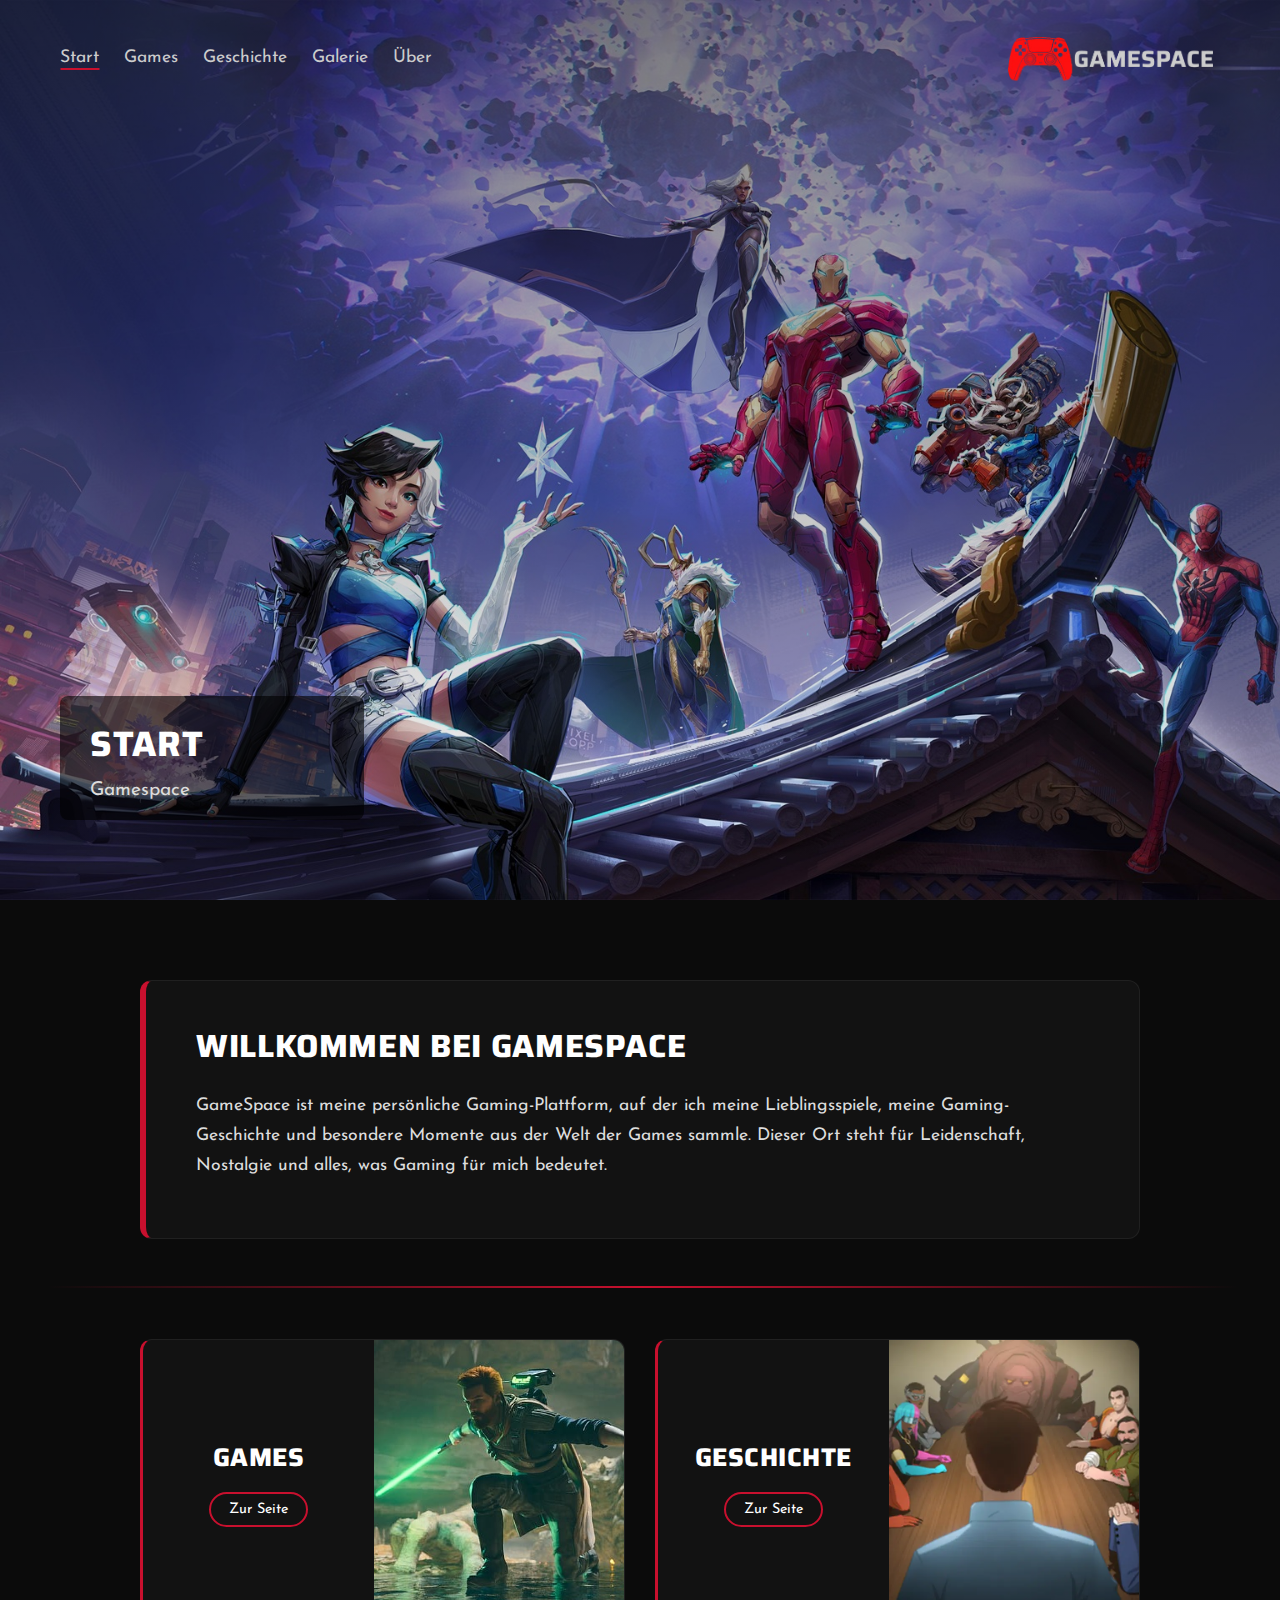
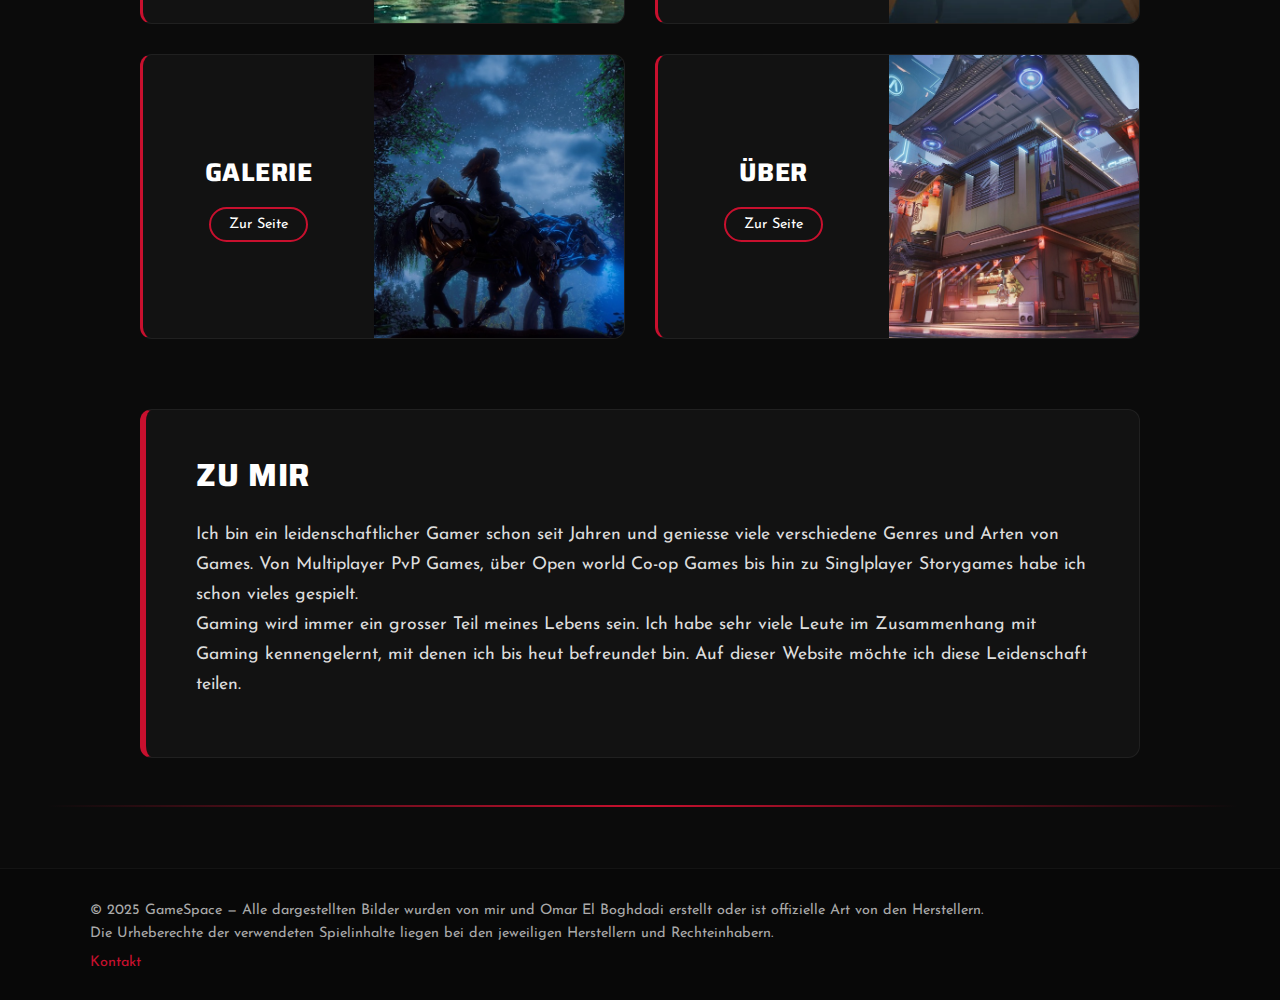
<file: index.html>
<!DOCTYPE html>
<html lang="de-CH">
<head>
    <meta charset="UTF-8">
    <title>GameSpace</title>
    <link rel="stylesheet" href="style.css">
	<link rel="icon" type="image/png" href="assets/img/logo/gamespace_logo.png">

</head>
<body>

    <!-- Header -->
    <header class="top-bar">
        <nav class="nav-links">
            <a href="index.html" class="active">Start</a>
            <a href="games.html">Games</a>
            <a href="geschichte.html">Geschichte</a>
            <a href="galerie.html">Galerie</a>
            <a href="ueber.html">Über</a>
        </nav>

        <div class="logo">
			<a href="index.html">
				<img src="assets/img/logo/gamespace_logo_and_text.png" alt="Logo">
			</a>
		</div>
    </header>

    <!-- Hero -->
    <section class="hero hero-start">
        <div class="hero-title-box">
            <h1>Start</h1>
            <p>Gamespace</p>
        </div>
    </section>
	
	<!-- Content -->
	<main>
		<section class="start-content">
			<div class="start-box">
				<h2>Willkommen bei GameSpace</h2>
				<p>
					GameSpace ist meine persönliche Gaming-Plattform, auf der ich meine Lieblingsspiele,
					meine Gaming-Geschichte und besondere Momente aus der Welt der Games sammle.
					Dieser Ort steht für Leidenschaft, Nostalgie und alles, was Gaming für mich bedeutet.
				</p>
			</div>
		</section>
		
		<section class="start-links">
			<div class="link-grid">

				<div class="link-card">
					<img src="assets/img/start/games_cover.jpg" alt="Games">
					<div class="link-content">
						<h3>Games</h3>
						<a href="games.html" class="link-btn">Zur Seite</a>
					</div>
				</div>

				<div class="link-card">
					<img src="assets/img/start/geschichte_cover.jpg" alt="Geschichte">
					<div class="link-content">
						<h3>Geschichte</h3>
						<a href="geschichte.html" class="link-btn">Zur Seite</a>
					</div>
				</div>

				<div class="link-card">
					<img src="assets/img/start/galerie_cover.jpg" alt="Galerie">
					<div class="link-content">
						<h3>Galerie</h3>
						<a href="galerie.html" class="link-btn">Zur Seite</a>
					</div>
				</div>

				<div class="link-card">
					<img src="assets/img/start/ueber_cover.jpg" alt="Über mich">
					<div class="link-content">
						<h3>Über</h3>
						<a href="ueber.html" class="link-btn">Zur Seite</a>
					</div>
				</div>

			</div>
		</section>
		
		<section class="start-content">
			<div class="start-box">
				<h2>Zu mir</h2>
				<p>
					Ich bin ein leidenschaftlicher Gamer schon seit Jahren und geniesse viele verschiedene
					Genres und Arten von Games. Von Multiplayer PvP Games, über Open world Co-op Games bis hin zu Singlplayer Storygames
					habe ich schon vieles gespielt.</br>
					Gaming wird immer ein grosser Teil meines Lebens sein. Ich habe sehr viele Leute im Zusammenhang mit Gaming kennengelernt,
					mit denen ich bis heut befreundet bin. Auf dieser Website möchte ich diese Leidenschaft teilen.
				</p>
			</div>
		</section>
	</main>
	
	<!-- Footer -->
	<footer class="site-footer">
		<div class="footer-content">
			<p>
				© 2025 GameSpace — Alle dargestellten Bilder wurden von mir und Omar El Boghdadi erstellt oder ist offizielle Art von den Herstellern.</br>
				Die Urheberechte der verwendeten Spielinhalte liegen bei den jeweiligen Herstellern und Rechteinhabern.
			</p>
			
			<a href="ueber.html#kontakt" class="footer-link">Kontakt</a>
		</div>
	</footer>

</body>
</html>
</file>
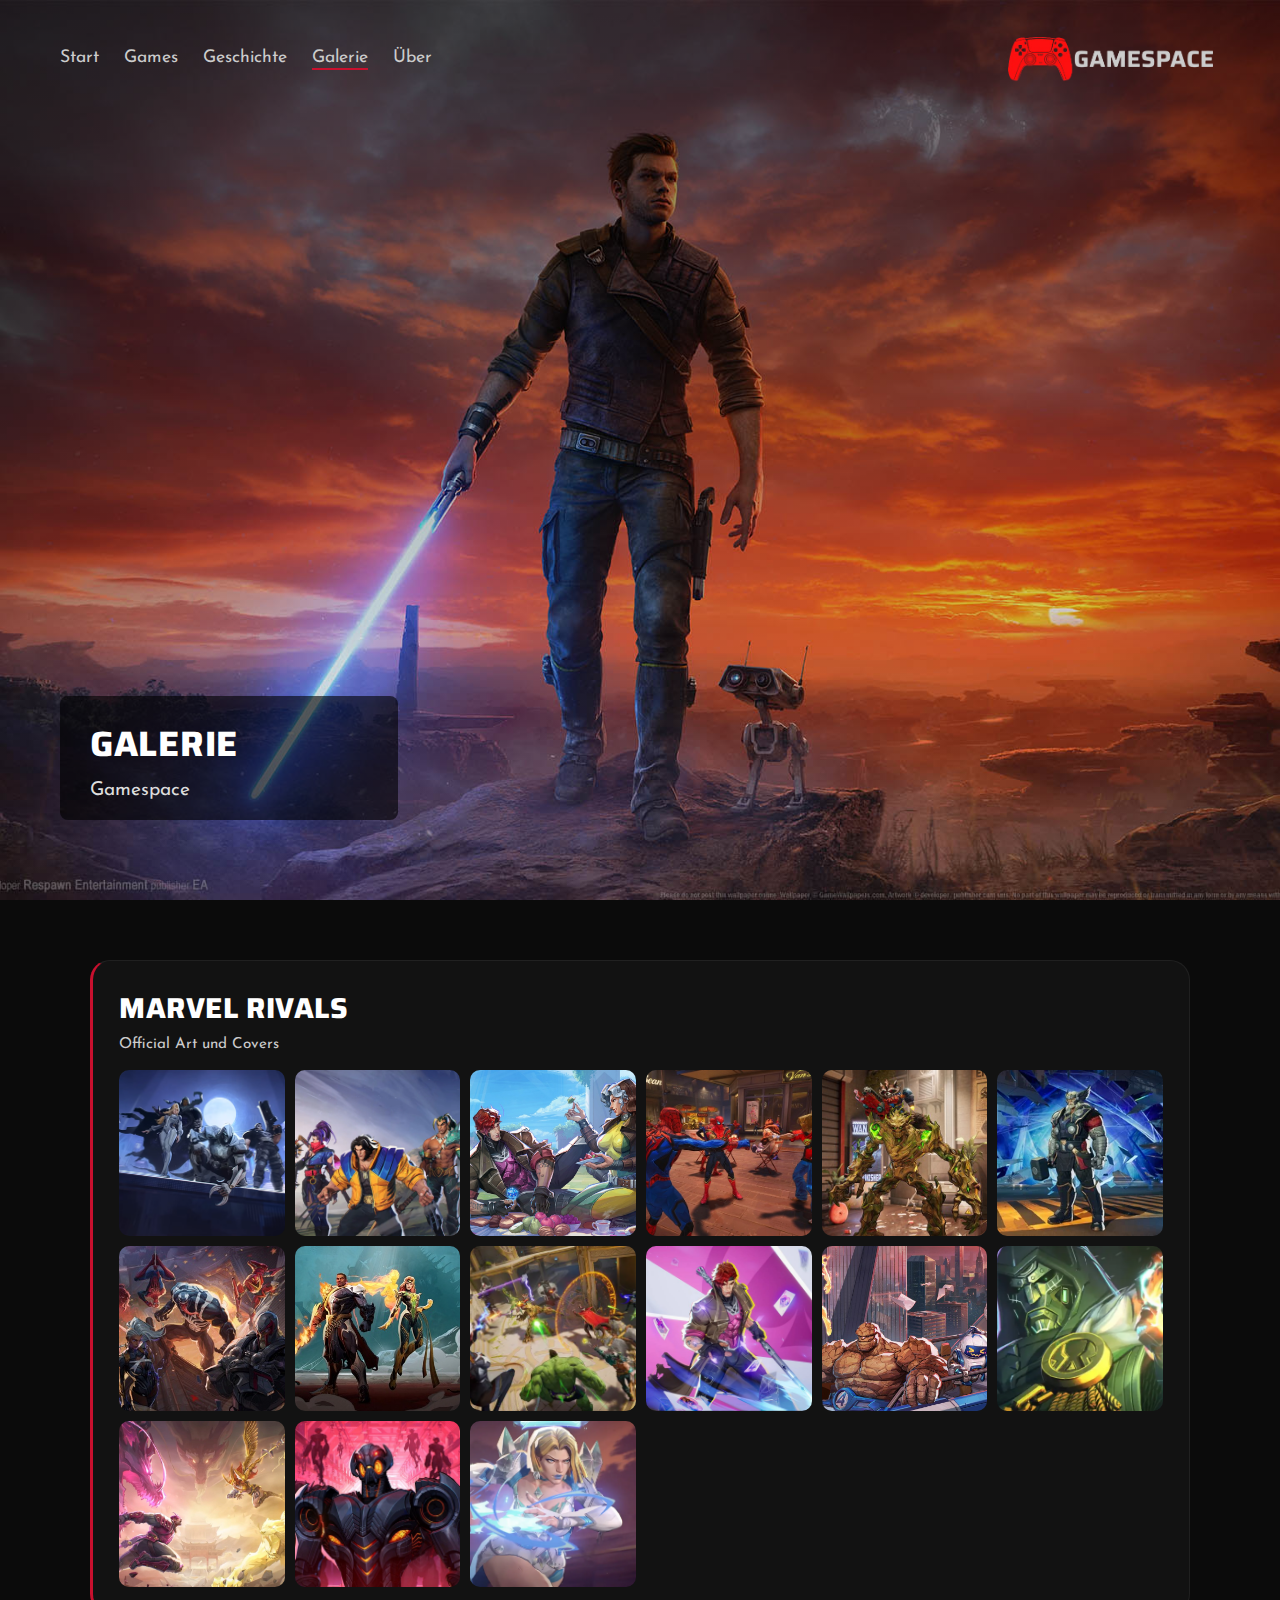
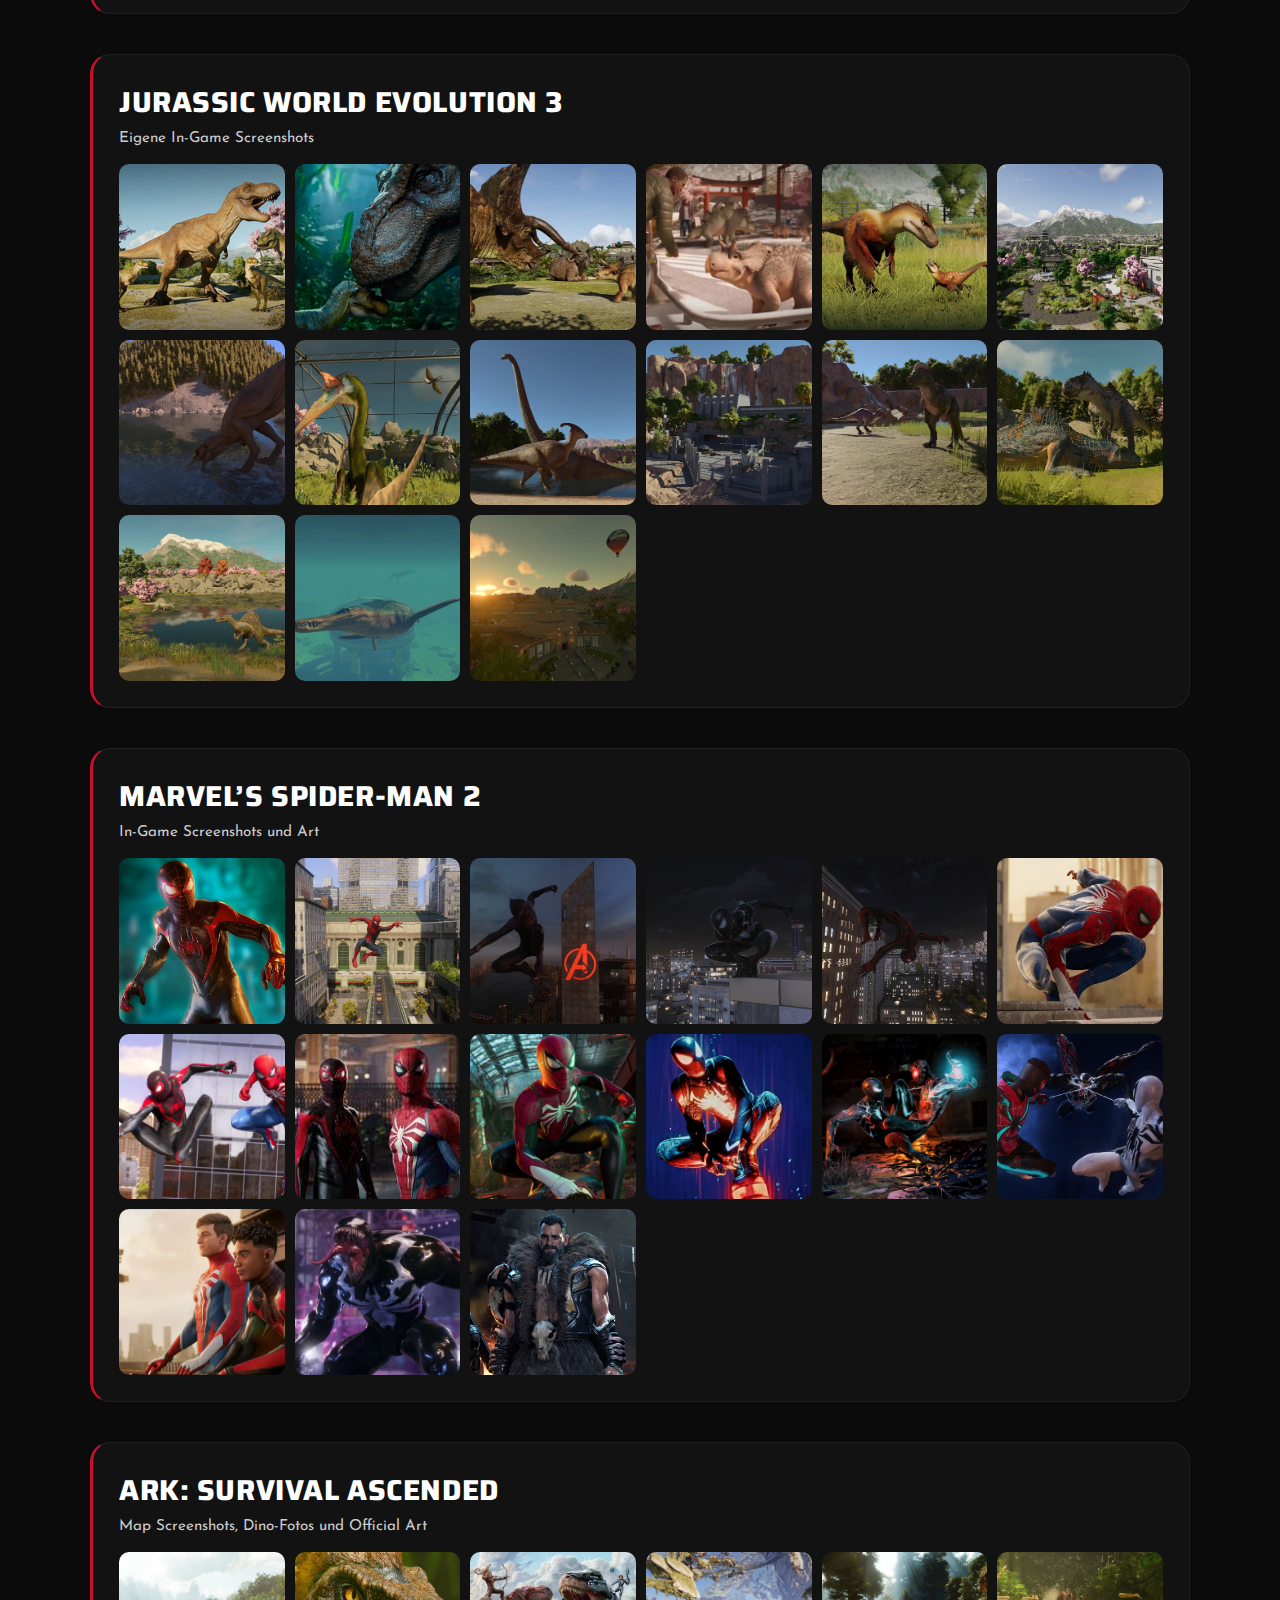
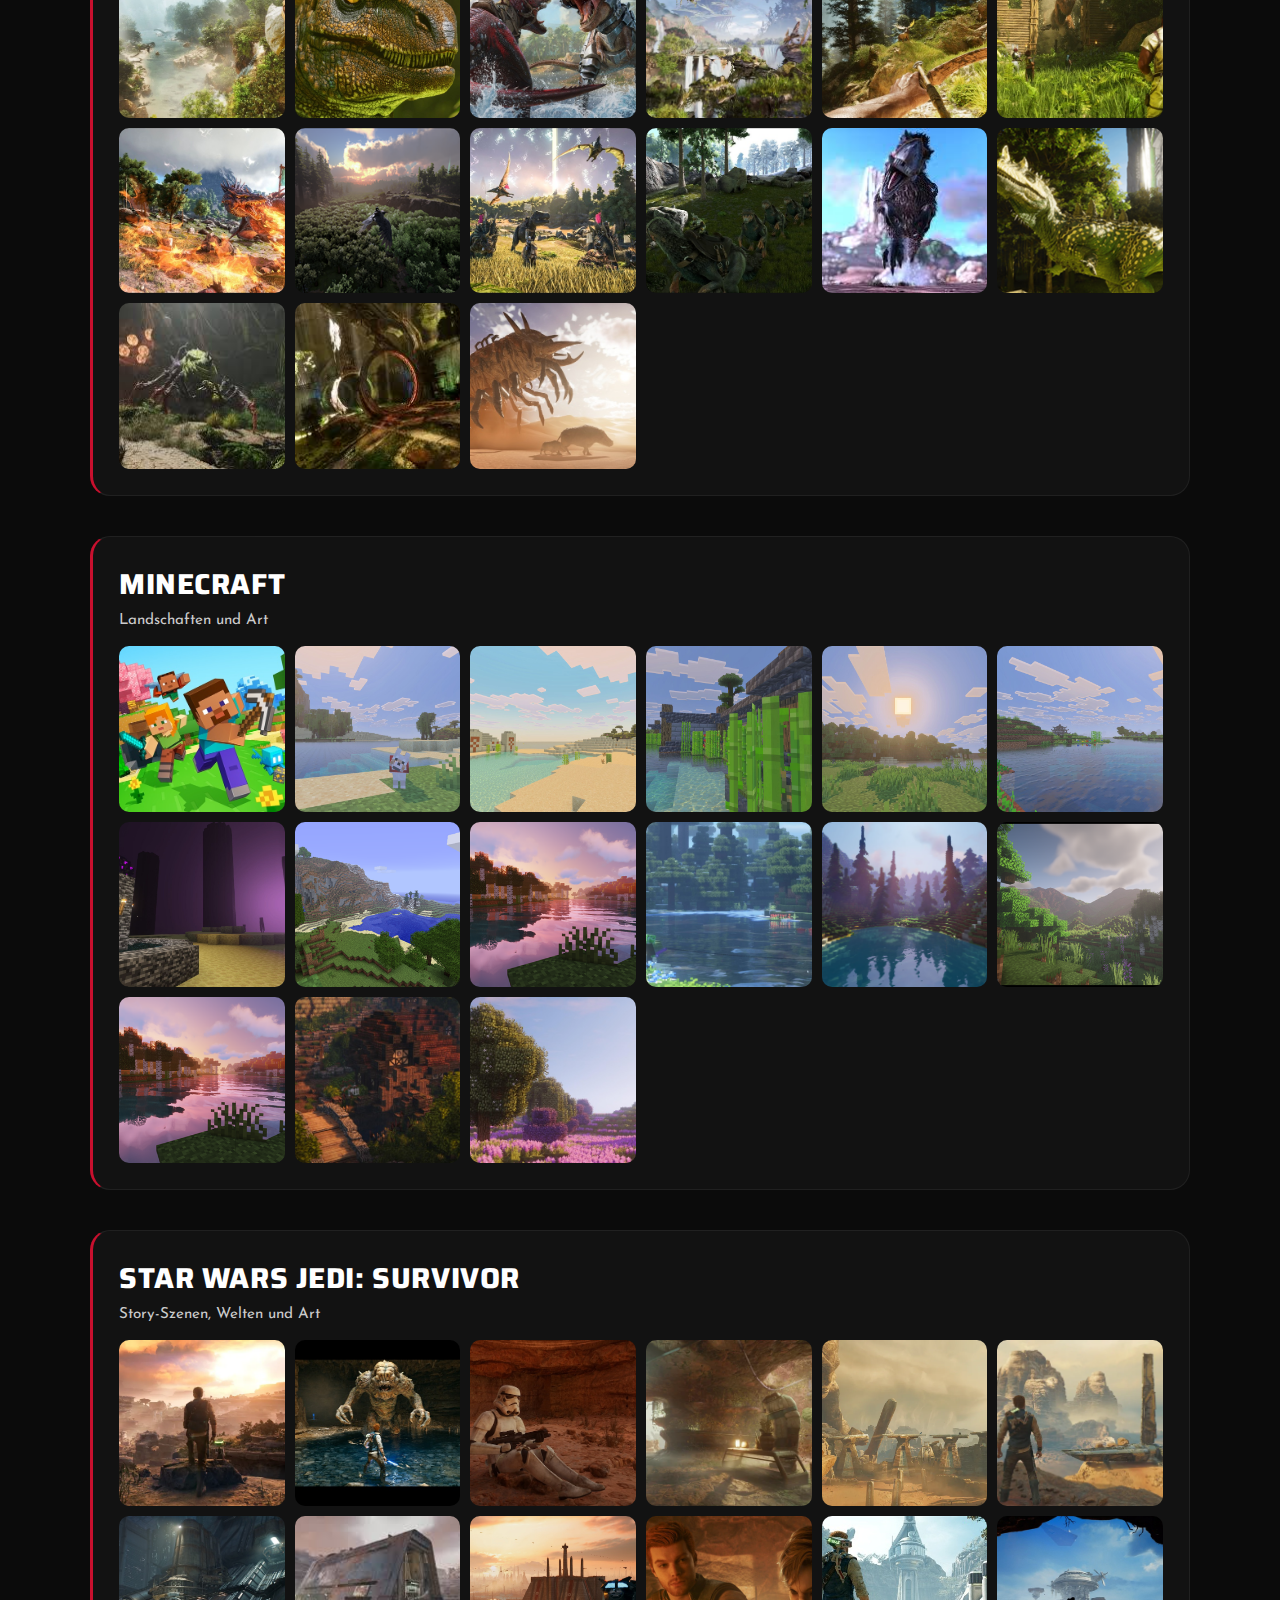
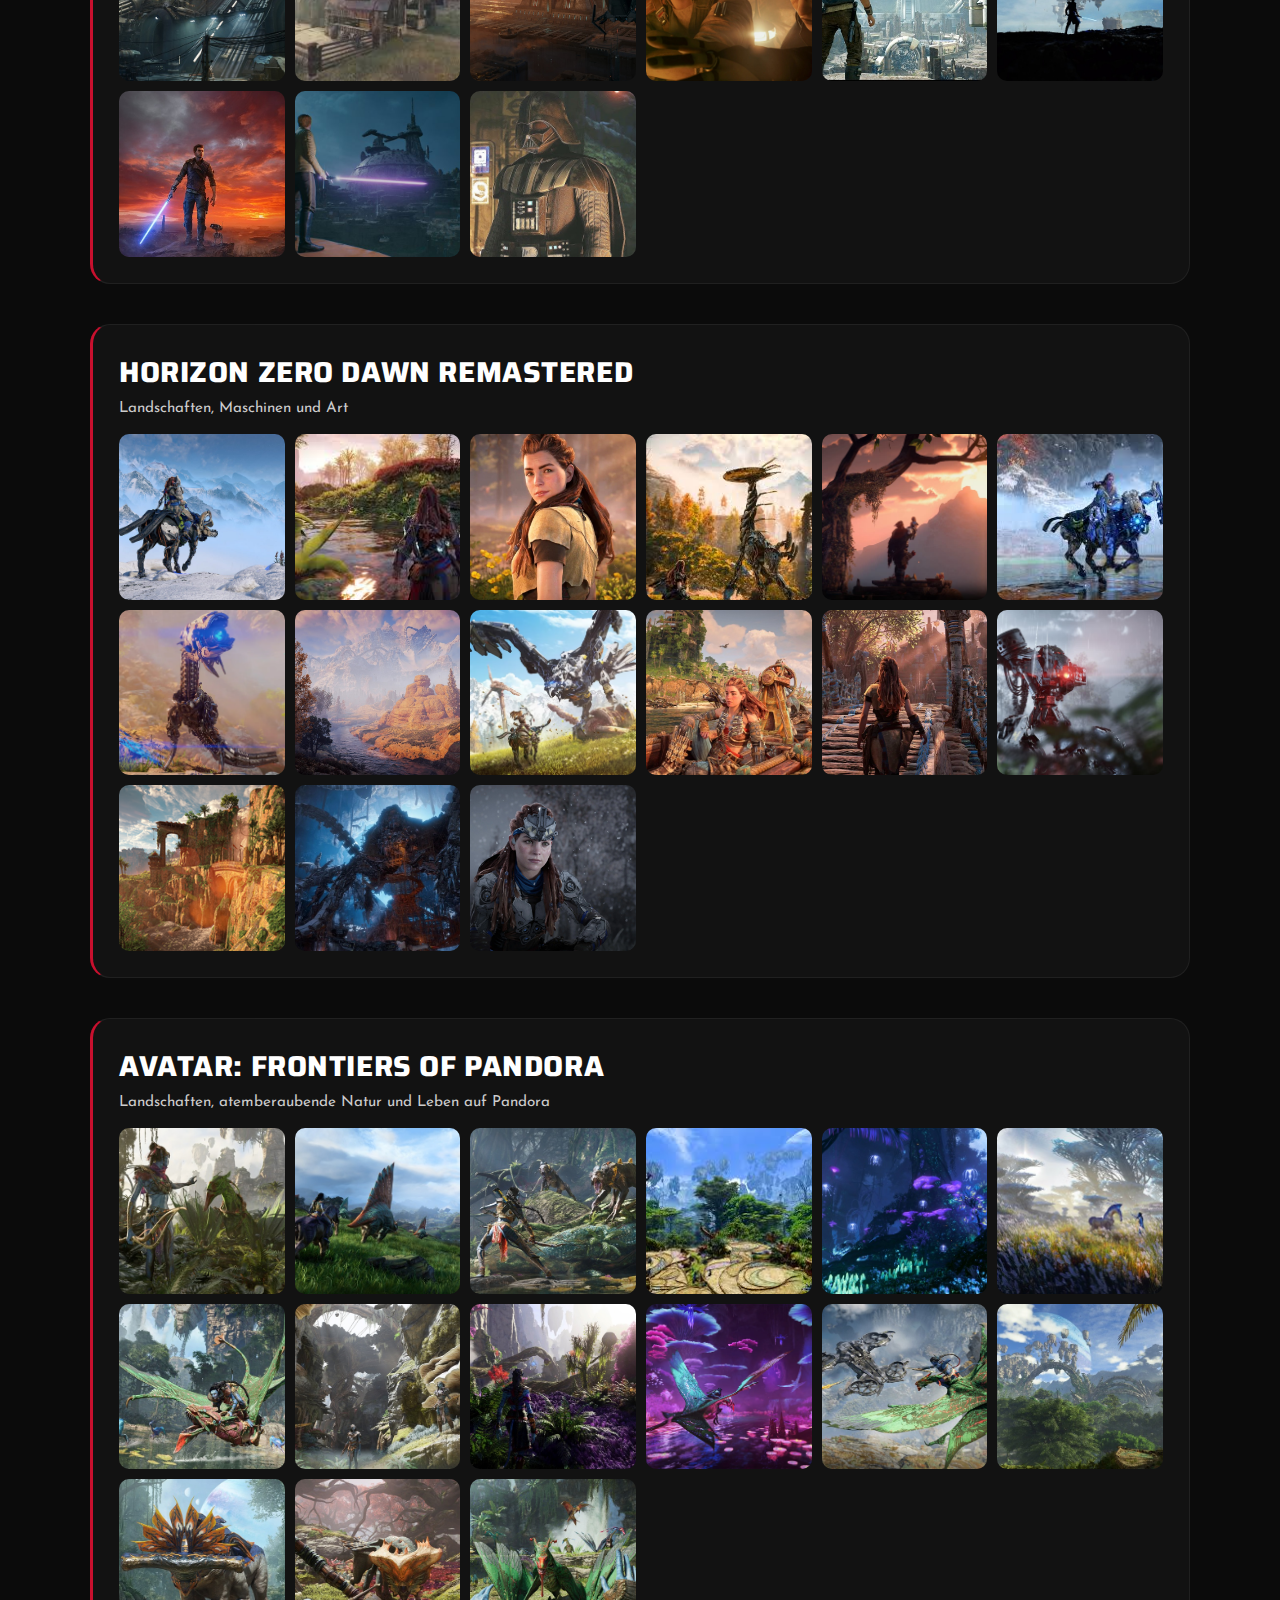
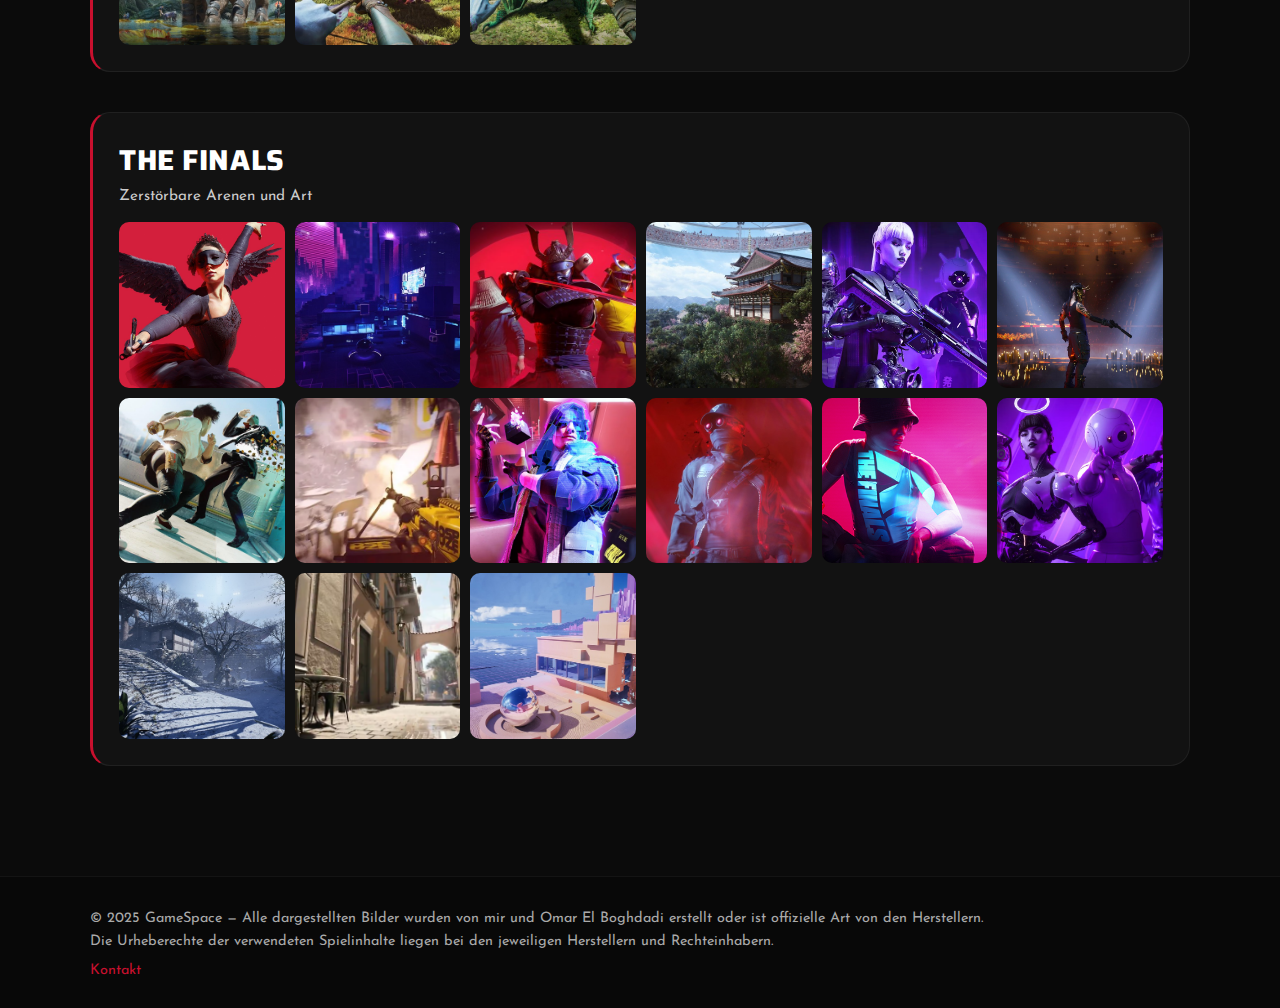
<file: galerie.html>
<!DOCTYPE html>
<html lang="de-CH">
<head>
    <meta charset="UTF-8">
    <title>GameSpace | Galerie</title>
    <link rel="stylesheet" href="style.css">
</head>
<body>

    <!-- Header -->
    <header class="top-bar">
        <nav class="nav-links">
            <a href="index.html">Start</a>
            <a href="games.html">Games</a>
            <a href="geschichte.html">Geschichte</a>
            <a href="galerie.html" class="active">Galerie</a>
            <a href="ueber.html">Über</a>
        </nav>

        <div class="logo">
			<a href="index.html">
				<img src="assets/img/logo/gamespace_logo_and_text.png" alt="Logo">
			</a>
        </div>
    </header>

    <!-- Hero -->
    <section class="hero hero-galerie">
        <div class="hero-title-box">
            <h1>Galerie</h1>
            <p>Gamespace</p>
        </div>
    </section>

	<!-- Content -->

	<main class="gallery-wrapper">

		<section class="gallery-game-card">
			<header class="gallery-game-header">
				<h2>Marvel Rivals</h2>
				<p>Official Art und Covers</p>
			</header>

			<div class="gallery-images">
				<img src="assets/img/galerie/rivals/img1.webp" alt="Marvel Rivals Bild 1">
				<img src="assets/img/galerie/rivals/img2.webp" alt="Marvel Rivals Bild 2">
				<img src="assets/img/galerie/rivals/img3.webp" alt="Marvel Rivals Bild 3">
				<img src="assets/img/galerie/rivals/img4.webp" alt="Marvel Rivals Bild 4">
				<img src="assets/img/galerie/rivals/img5.webp" alt="Marvel Rivals Bild 5">
				<img src="assets/img/galerie/rivals/img6.webp" alt="Marvel Rivals Bild 6">
				<img src="assets/img/galerie/rivals/img7.webp" alt="Marvel Rivals Bild 7">
				<img src="assets/img/galerie/rivals/img8.webp" alt="Marvel Rivals Bild 8">
				<img src="assets/img/galerie/rivals/img9.webp" alt="Marvel Rivals Bild 9">
				<img src="assets/img/galerie/rivals/img10.webp" alt="Marvel Rivals Bild 10">
				<img src="assets/img/galerie/rivals/img11.webp" alt="Marvel Rivals Bild 11">
				<img src="assets/img/galerie/rivals/img12.webp" alt="Marvel Rivals Bild 12">
				<img src="assets/img/galerie/rivals/img13.webp" alt="Marvel Rivals Bild 13">
				<img src="assets/img/galerie/rivals/img14.webp" alt="Marvel Rivals Bild 14">
				<img src="assets/img/galerie/rivals/img15.webp" alt="Marvel Rivals Bild 15">
			</div>

		</section>

		<section class="gallery-game-card">
			<header class="gallery-game-header">
				<h2>Jurassic World Evolution 3</h2>
				<p>Eigene In-Game Screenshots</p>
			</header>

			<div class="gallery-images">
				<img src="assets/img/galerie/jwe3/img1.webp" alt="Jurassic World Evolution 3 Bild 1">
				<img src="assets/img/galerie/jwe3/img2.webp" alt="Jurassic World Evolution 3 Bild 2">
				<img src="assets/img/galerie/jwe3/img3.webp" alt="Jurassic World Evolution 3 Bild 3">
				<img src="assets/img/galerie/jwe3/img4.webp" alt="Jurassic World Evolution 3 Bild 4">
				<img src="assets/img/galerie/jwe3/img5.webp" alt="Jurassic World Evolution 3 Bild 5">
				<img src="assets/img/galerie/jwe3/img6.webp" alt="Jurassic World Evolution 3 Bild 6">
				<img src="assets/img/galerie/jwe3/img7.webp" alt="Jurassic World Evolution 3 Bild 7">
				<img src="assets/img/galerie/jwe3/img8.webp" alt="Jurassic World Evolution 3 Bild 8">
				<img src="assets/img/galerie/jwe3/img9.webp" alt="Jurassic World Evolution 3 Bild 9">
				<img src="assets/img/galerie/jwe3/img10.webp" alt="Jurassic World Evolution 3 Bild 10">
				<img src="assets/img/galerie/jwe3/img11.webp" alt="Jurassic World Evolution 3 Bild 11">
				<img src="assets/img/galerie/jwe3/img12.webp" alt="Jurassic World Evolution 3 Bild 12">
				<img src="assets/img/galerie/jwe3/img13.webp" alt="Jurassic World Evolution 3 Bild 13">
				<img src="assets/img/galerie/jwe3/img14.webp" alt="Jurassic World Evolution 3 Bild 14">
				<img src="assets/img/galerie/jwe3/img15.webp" alt="Jurassic World Evolution 3 Bild 15">
			</div>
			
		</section>

		<section class="gallery-game-card">
			<header class="gallery-game-header">
				<h2>Marvel’s Spider-Man 2</h2>
				<p>In-Game Screenshots und Art</p>
			</header>

			<div class="gallery-images">
				<img src="assets/img/galerie/spiderman/img1.webp" alt="Marvel's Spider-Man 2 Bild 1">
				<img src="assets/img/galerie/spiderman/img2.webp" alt="Marvel's Spider-Man 2 Bild 2">
				<img src="assets/img/galerie/spiderman/img3.webp" alt="Marvel's Spider-Man 2 Bild 3">
				<img src="assets/img/galerie/spiderman/img4.webp" alt="Marvel's Spider-Man 2 Bild 4">
				<img src="assets/img/galerie/spiderman/img5.webp" alt="Marvel's Spider-Man 2 Bild 5">
				<img src="assets/img/galerie/spiderman/img6.webp" alt="Marvel's Spider-Man 2 Bild 6">
				<img src="assets/img/galerie/spiderman/img7.webp" alt="Marvel's Spider-Man 2 Bild 7">
				<img src="assets/img/galerie/spiderman/img8.webp" alt="Marvel's Spider-Man 2 Bild 8">
				<img src="assets/img/galerie/spiderman/img9.webp" alt="Marvel's Spider-Man 2 Bild 9">
				<img src="assets/img/galerie/spiderman/img10.webp" alt="Marvel's Spider-Man 2 Bild 10">
				<img src="assets/img/galerie/spiderman/img11.webp" alt="Marvel's Spider-Man 2 Bild 11">
				<img src="assets/img/galerie/spiderman/img12.webp" alt="Marvel's Spider-Man 2 Bild 12">
				<img src="assets/img/galerie/spiderman/img13.webp" alt="Marvel's Spider-Man 2 Bild 13">
				<img src="assets/img/galerie/spiderman/img14.webp" alt="Marvel's Spider-Man 2 Bild 14">
				<img src="assets/img/galerie/spiderman/img15.webp" alt="Marvel's Spider-Man 2 Bild 15">
			</div>
		</section>
		
		<section class="gallery-game-card">
			<header class="gallery-game-header">
				<h2>ARK: Survival Ascended</h2>
				<p>Map Screenshots, Dino-Fotos und Official Art</p>
			</header>

			<div class="gallery-images">
				<img src="assets/img/galerie/ark/img1.webp" alt="ARK Survival Ascended Bild 1">
				<img src="assets/img/galerie/ark/img2.webp" alt="ARK Survival Ascended Bild 2">
				<img src="assets/img/galerie/ark/img3.webp" alt="ARK Survival Ascended Bild 3">
				<img src="assets/img/galerie/ark/img4.webp" alt="ARK Survival Ascended Bild 4">
				<img src="assets/img/galerie/ark/img5.webp" alt="ARK Survival Ascended Bild 5">
				<img src="assets/img/galerie/ark/img6.webp" alt="ARK Survival Ascended Bild 6">
				<img src="assets/img/galerie/ark/img7.webp" alt="ARK Survival Ascended Bild 7">
				<img src="assets/img/galerie/ark/img8.webp" alt="ARK Survival Ascended Bild 8">
				<img src="assets/img/galerie/ark/img9.webp" alt="ARK Survival Ascended Bild 9">
				<img src="assets/img/galerie/ark/img10.webp" alt="ARK Survival Ascended Bild 10">
				<img src="assets/img/galerie/ark/img11.webp" alt="ARK Survival Ascended Bild 11">
				<img src="assets/img/galerie/ark/img12.webp" alt="ARK Survival Ascended Bild 12">
				<img src="assets/img/galerie/ark/img13.webp" alt="ARK Survival Ascended Bild 13">
				<img src="assets/img/galerie/ark/img14.webp" alt="ARK Survival Ascended Bild 14">
				<img src="assets/img/galerie/ark/img15.webp" alt="ARK Survival Ascended Bild 15">
			</div>
		</section>

		<section class="gallery-game-card">
			<header class="gallery-game-header">
				<h2>Minecraft</h2>
				<p>Landschaften und Art</p>
			</header>

			<div class="gallery-images">
				<img src="assets/img/galerie/minecraft/img1.webp" alt="Minecraft Bild 1">
				<img src="assets/img/galerie/minecraft/img2.webp" alt="Minecraft Bild 2">
				<img src="assets/img/galerie/minecraft/img3.webp" alt="Minecraft Bild 3">
				<img src="assets/img/galerie/minecraft/img4.webp" alt="Minecraft Bild 4">
				<img src="assets/img/galerie/minecraft/img5.webp" alt="Minecraft Bild 5">
				<img src="assets/img/galerie/minecraft/img6.webp" alt="Minecraft Bild 6">
				<img src="assets/img/galerie/minecraft/img7.webp" alt="Minecraft Bild 7">
				<img src="assets/img/galerie/minecraft/img8.webp" alt="Minecraft Bild 8">
				<img src="assets/img/galerie/minecraft/img9.webp" alt="Minecraft Bild 9">
				<img src="assets/img/galerie/minecraft/img10.webp" alt="Minecraft Bild 10">
				<img src="assets/img/galerie/minecraft/img11.webp" alt="Minecraft Bild 11">
				<img src="assets/img/galerie/minecraft/img12.webp" alt="Minecraft Bild 12">
				<img src="assets/img/galerie/minecraft/img13.webp" alt="Minecraft Bild 13">
				<img src="assets/img/galerie/minecraft/img14.webp" alt="Minecraft Bild 14">
				<img src="assets/img/galerie/minecraft/img15.webp" alt="Minecraft Bild 15">
			</div>
		</section>

		<section class="gallery-game-card">
			<header class="gallery-game-header">
				<h2>Star Wars Jedi: Survivor</h2>
				<p>Story-Szenen, Welten und Art</p>
			</header>

			<div class="gallery-images">
				<img src="assets/img/galerie/sw-jedi/img1.webp" alt="Star Wars Jedi Survivor Bild 1">
				<img src="assets/img/galerie/sw-jedi/img2.webp" alt="Star Wars Jedi Survivor Bild 2">
				<img src="assets/img/galerie/sw-jedi/img3.webp" alt="Star Wars Jedi Survivor Bild 3">
				<img src="assets/img/galerie/sw-jedi/img4.webp" alt="Star Wars Jedi Survivor Bild 4">
				<img src="assets/img/galerie/sw-jedi/img5.webp" alt="Star Wars Jedi Survivor Bild 5">
				<img src="assets/img/galerie/sw-jedi/img6.webp" alt="Star Wars Jedi Survivor Bild 6">
				<img src="assets/img/galerie/sw-jedi/img7.webp" alt="Star Wars Jedi Survivor Bild 7">
				<img src="assets/img/galerie/sw-jedi/img8.webp" alt="Star Wars Jedi Survivor Bild 8">
				<img src="assets/img/galerie/sw-jedi/img9.webp" alt="Star Wars Jedi Survivor Bild 9">
				<img src="assets/img/galerie/sw-jedi/img10.webp" alt="Star Wars Jedi Survivor Bild 10">
				<img src="assets/img/galerie/sw-jedi/img11.webp" alt="Star Wars Jedi Survivor Bild 11">
				<img src="assets/img/galerie/sw-jedi/img12.webp" alt="Star Wars Jedi Survivor Bild 12">
				<img src="assets/img/galerie/sw-jedi/img13.webp" alt="Star Wars Jedi Survivor Bild 13">
				<img src="assets/img/galerie/sw-jedi/img14.webp" alt="Star Wars Jedi Survivor Bild 14">
				<img src="assets/img/galerie/sw-jedi/img15.webp" alt="Star Wars Jedi Survivor Bild 15">
			</div>
		</section>

		<section class="gallery-game-card">
			<header class="gallery-game-header">
				<h2>Horizon Zero Dawn Remastered</h2>
				<p>Landschaften, Maschinen und Art</p>
			</header>

			<div class="gallery-images">
				<img src="assets/img/galerie/horizon/img1.webp" alt="Horizon Zero Dawn Bild 1">
				<img src="assets/img/galerie/horizon/img2.webp" alt="Horizon Zero Dawn Bild 2">
				<img src="assets/img/galerie/horizon/img3.webp" alt="Horizon Zero Dawn Bild 3">
				<img src="assets/img/galerie/horizon/img4.webp" alt="Horizon Zero Dawn Bild 4">
				<img src="assets/img/galerie/horizon/img5.webp" alt="Horizon Zero Dawn Bild 5">
				<img src="assets/img/galerie/horizon/img6.webp" alt="Horizon Zero Dawn Bild 6">
				<img src="assets/img/galerie/horizon/img7.webp" alt="Horizon Zero Dawn Bild 7">
				<img src="assets/img/galerie/horizon/img8.webp" alt="Horizon Zero Dawn Bild 8">
				<img src="assets/img/galerie/horizon/img9.webp" alt="Horizon Zero Dawn Bild 9">
				<img src="assets/img/galerie/horizon/img10.webp" alt="Horizon Zero Dawn Bild 10">
				<img src="assets/img/galerie/horizon/img11.webp" alt="Horizon Zero Dawn Bild 11">
				<img src="assets/img/galerie/horizon/img12.webp" alt="Horizon Zero Dawn Bild 12">
				<img src="assets/img/galerie/horizon/img13.webp" alt="Horizon Zero Dawn Bild 13">
				<img src="assets/img/galerie/horizon/img14.webp" alt="Horizon Zero Dawn Bild 14">
				<img src="assets/img/galerie/horizon/img15.webp" alt="Horizon Zero Dawn Bild 15">
			</div>
		</section>

		<section class="gallery-game-card">
			<header class="gallery-game-header">
				<h2>Avatar: Frontiers of Pandora</h2>
				<p>Landschaften, atemberaubende Natur und Leben auf Pandora</p>
			</header>

			<div class="gallery-images">
				<img src="assets/img/galerie/avatar/img1.webp" alt="Avatar Frontiers of Pandora Bild 1">
				<img src="assets/img/galerie/avatar/img2.webp" alt="Avatar Frontiers of Pandora Bild 2">
				<img src="assets/img/galerie/avatar/img3.webp" alt="Avatar Frontiers of Pandora Bild 3">
				<img src="assets/img/galerie/avatar/img4.webp" alt="Avatar Frontiers of Pandora Bild 4">
				<img src="assets/img/galerie/avatar/img5.webp" alt="Avatar Frontiers of Pandora Bild 5">
				<img src="assets/img/galerie/avatar/img6.webp" alt="Avatar Frontiers of Pandora Bild 6">
				<img src="assets/img/galerie/avatar/img7.webp" alt="Avatar Frontiers of Pandora Bild 7">
				<img src="assets/img/galerie/avatar/img8.webp" alt="Avatar Frontiers of Pandora Bild 8">
				<img src="assets/img/galerie/avatar/img9.webp" alt="Avatar Frontiers of Pandora Bild 9">
				<img src="assets/img/galerie/avatar/img10.webp" alt="Avatar Frontiers of Pandora Bild 10">
				<img src="assets/img/galerie/avatar/img11.webp" alt="Avatar Frontiers of Pandora Bild 11">
				<img src="assets/img/galerie/avatar/img12.webp" alt="Avatar Frontiers of Pandora Bild 12">
				<img src="assets/img/galerie/avatar/img13.webp" alt="Avatar Frontiers of Pandora Bild 13">
				<img src="assets/img/galerie/avatar/img14.webp" alt="Avatar Frontiers of Pandora Bild 14">
				<img src="assets/img/galerie/avatar/img15.webp" alt="Avatar Frontiers of Pandora Bild 15">
			</div>
		</section>

		<section class="gallery-game-card">
			<header class="gallery-game-header">
				<h2>THE FINALS</h2>
				<p>Zerstörbare Arenen und Art</p>
			</header>

			<div class="gallery-images">
				<img src="assets/img/galerie/finals/img1.webp" alt="THE FINALS Bild 1">
				<img src="assets/img/galerie/finals/img2.webp" alt="THE FINALS Bild 2">
				<img src="assets/img/galerie/finals/img3.webp" alt="THE FINALS Bild 3">
				<img src="assets/img/galerie/finals/img4.webp" alt="THE FINALS Bild 4">
				<img src="assets/img/galerie/finals/img5.webp" alt="THE FINALS Bild 5">
				<img src="assets/img/galerie/finals/img6.webp" alt="THE FINALS Bild 6">
				<img src="assets/img/galerie/finals/img7.webp" alt="THE FINALS Bild 7">
				<img src="assets/img/galerie/finals/img8.webp" alt="THE FINALS Bild 8">
				<img src="assets/img/galerie/finals/img9.webp" alt="THE FINALS Bild 9">
				<img src="assets/img/galerie/finals/img10.webp" alt="THE FINALS Bild 10">
				<img src="assets/img/galerie/finals/img11.webp" alt="THE FINALS Bild 11">
				<img src="assets/img/galerie/finals/img12.webp" alt="THE FINALS Bild 12">
				<img src="assets/img/galerie/finals/img13.webp" alt="THE FINALS Bild 13">
				<img src="assets/img/galerie/finals/img14.webp" alt="THE FINALS Bild 14">
				<img src="assets/img/galerie/finals/img15.webp" alt="THE FINALS Bild 15">
			</div>
		</section>


	</main>

	<!-- Footer -->
	<footer class="site-footer">
		<div class="footer-content">
			<p>
				© 2025 GameSpace — Alle dargestellten Bilder wurden von mir und Omar El Boghdadi erstellt oder ist offizielle Art von den Herstellern.</br>
				Die Urheberechte der verwendeten Spielinhalte liegen bei den jeweiligen Herstellern und Rechteinhabern.
			</p>
			
			<a href="ueber.html#kontakt" class="footer-link">Kontakt</a>
		</div>
	</footer>
	
</body>
</html>
</file>
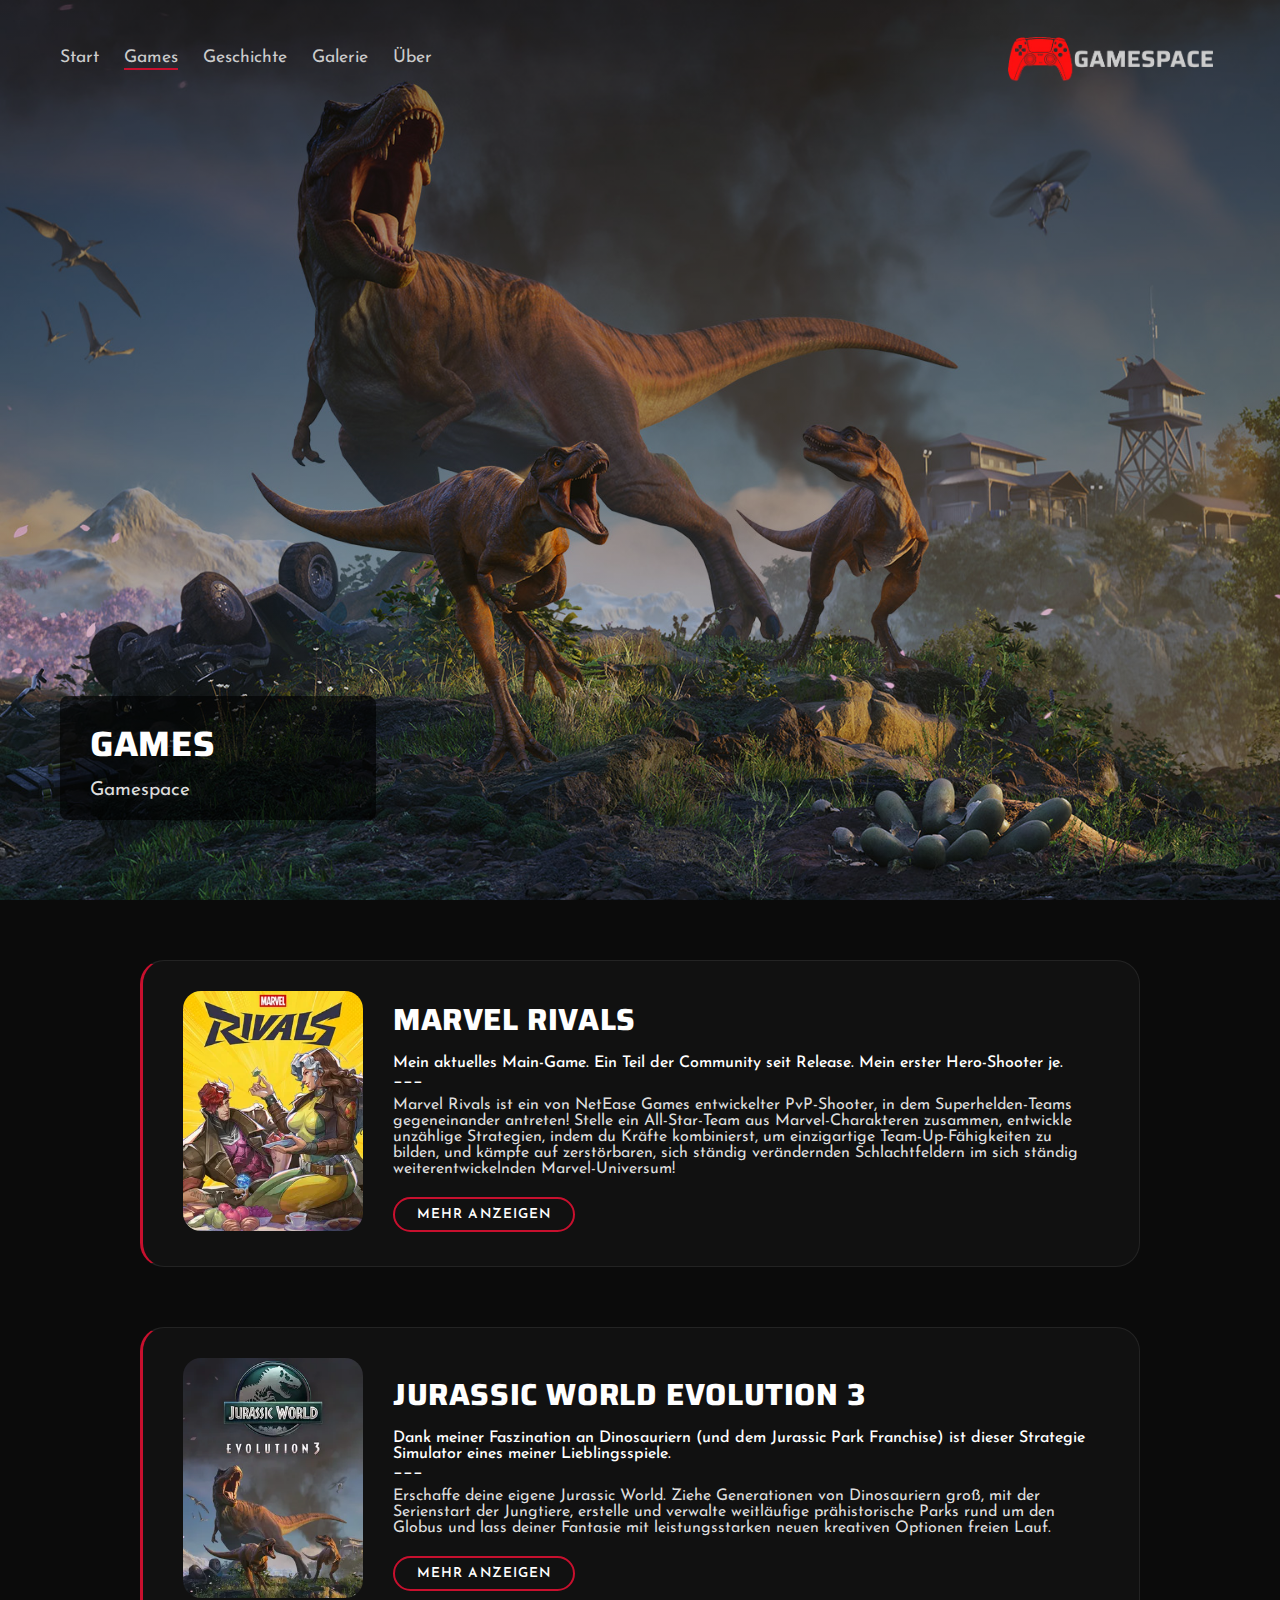
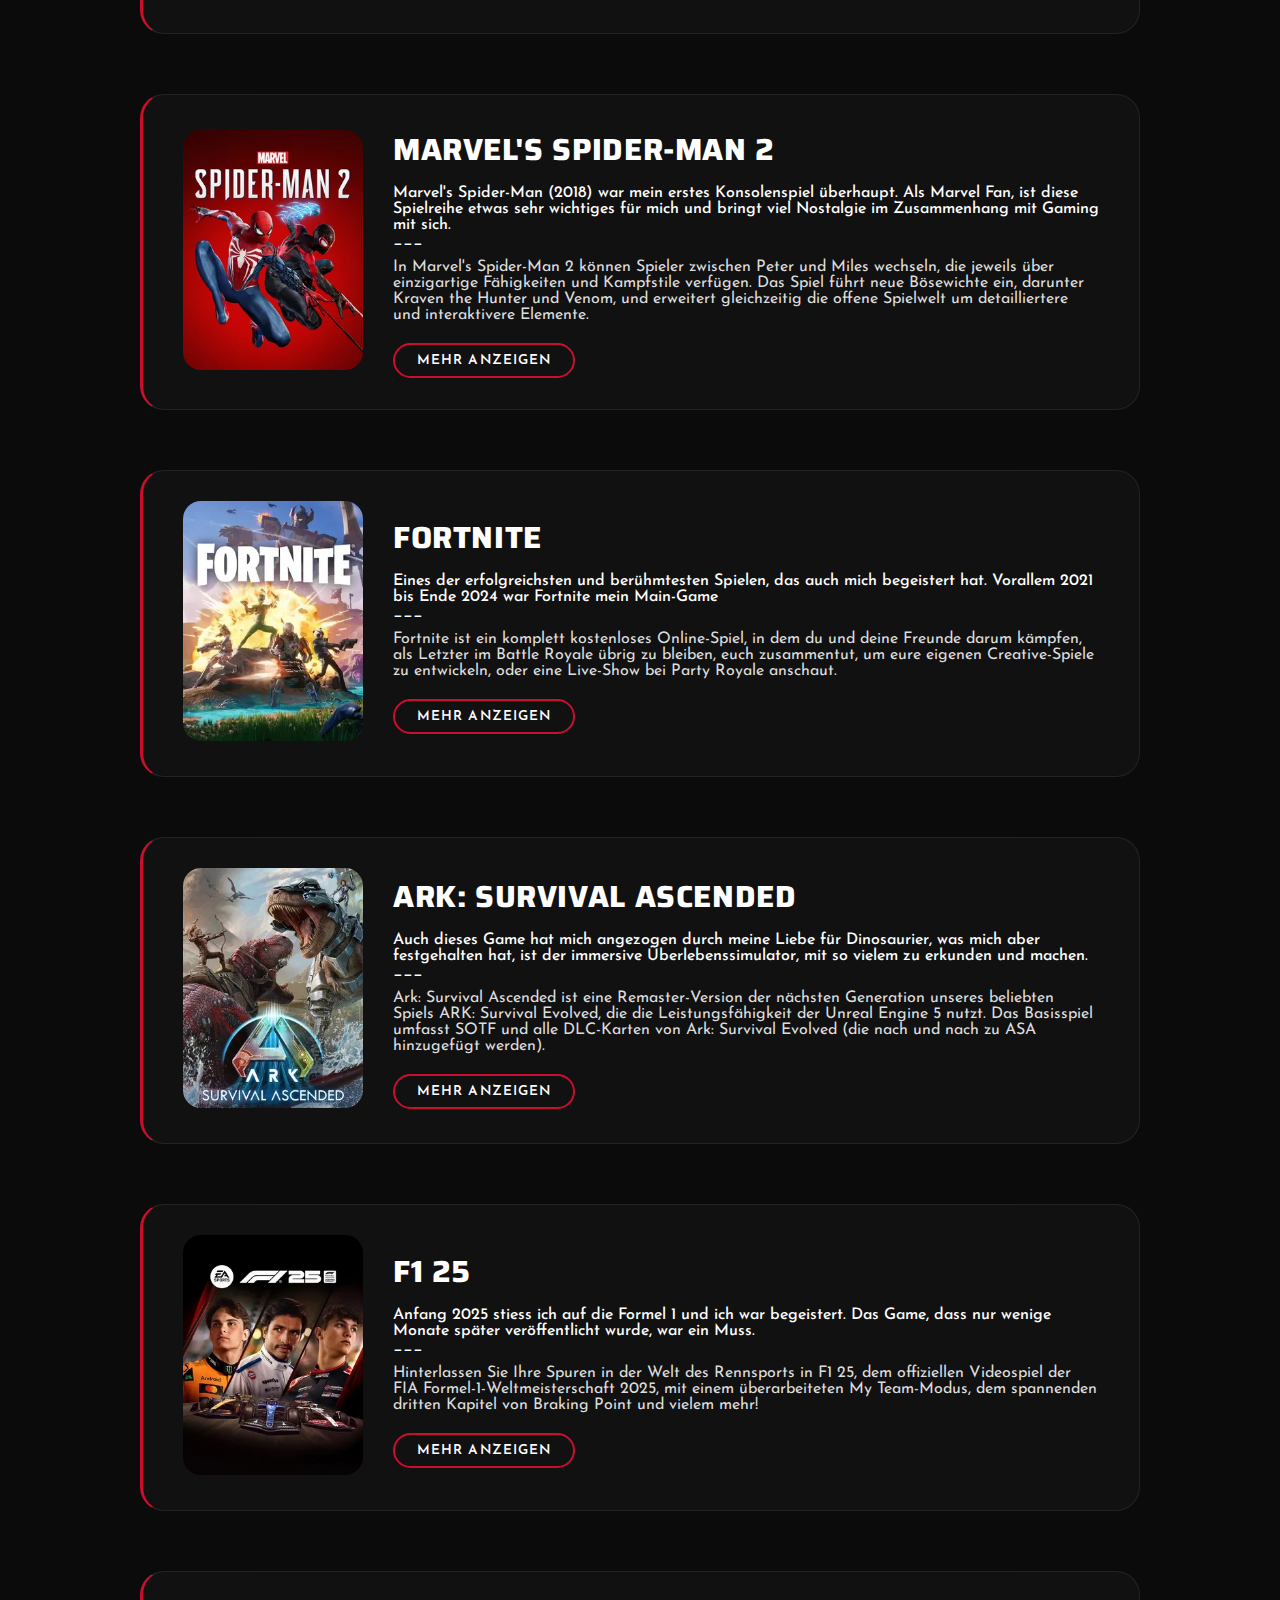
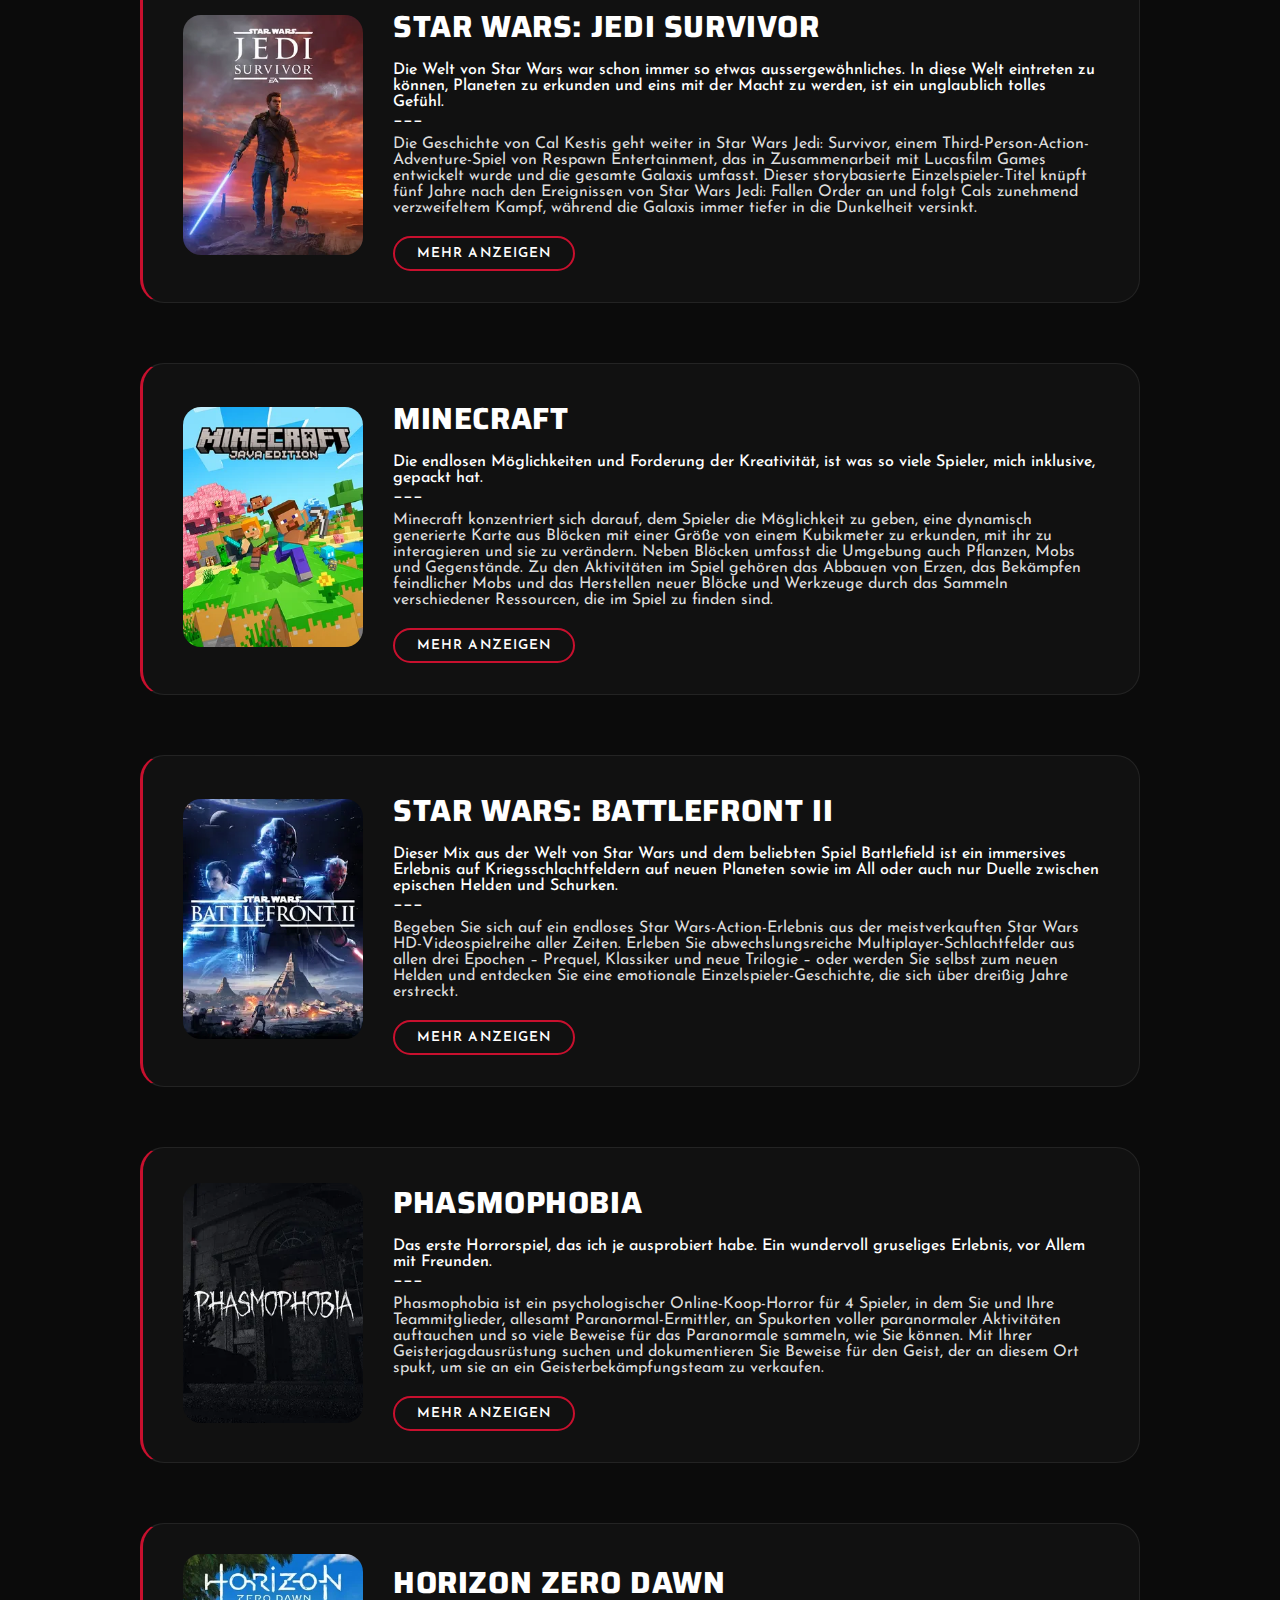
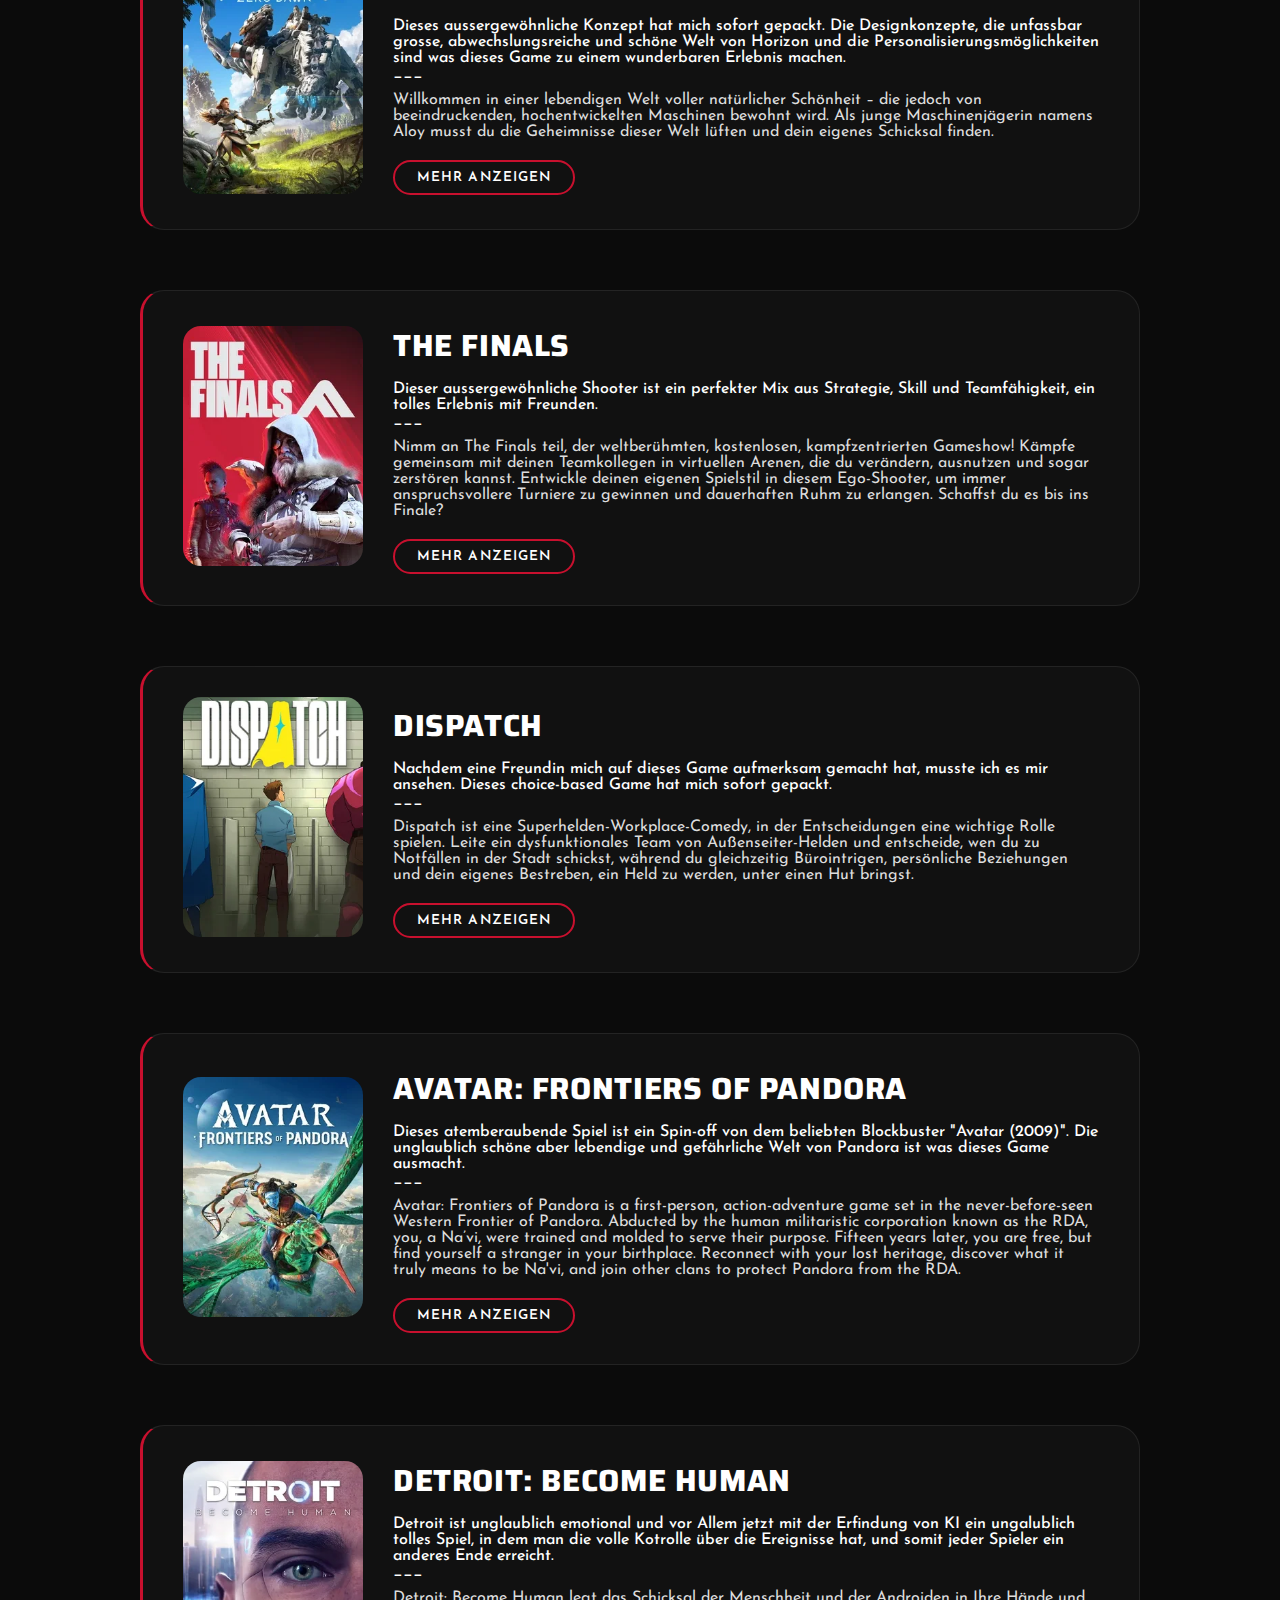
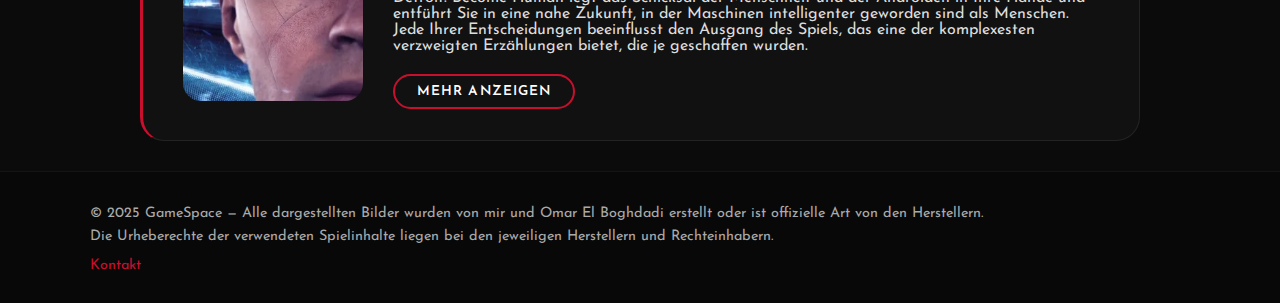
<file: games.html>
<!DOCTYPE html>
<html lang="de-CH">
<head>
    <meta charset="UTF-8">
    <title>GameSpace | Games</title>
    <link rel="stylesheet" href="style.css">
	<link rel="icon" type="image/png" href="assets/img/logo/gamespace_logo.png">

</head>
<body>

    <!-- Header -->
    <header class="top-bar">
        <nav class="nav-links">
            <a href="index.html">Start</a>
            <a href="games.html" class="active">Games</a>
            <a href="geschichte.html">Geschichte</a>
            <a href="galerie.html">Galerie</a>
            <a href="ueber.html">Über</a>
        </nav>

        <div class="logo">
			<a href="index.html">
				<img src="assets/img/logo/gamespace_logo_and_text.png" alt="Logo">
			</a>
        </div>
    </header>

    <!-- Hero -->
    <section class="hero hero-games">
        <div class="hero-title-box">
            <h1>Games</h1>
            <p>Gamespace</p>
        </div>
    </section>

	<!-- Content -->
	<section class="games-section">

		<div class="game-card">
			<!-- Toggle für Dropdown -->
			<input type="checkbox" id="game1-toggle" class="game-toggle">

			<!-- OBERER TEIL -->
			<div class="game-card-main">
				<div class="game-cover-wrap">
					<img src="assets/img/games/cover/marvel_rivals.webp" alt="Marvel Rivals Cover" class="game-cover">
				</div>

				<div class="game-main-text">
					<h2>Marvel Rivals</h2>
					<p class="game-relation">
						Mein aktuelles Main-Game. Ein Teil der Community seit Release. Mein erster Hero-Shooter je.</br>
						___
					</p>
					<p class="game-short">
						Marvel Rivals ist ein von NetEase Games entwickelter PvP-Shooter, in dem Superhelden-Teams gegeneinander antreten!
						Stelle ein All-Star-Team aus Marvel-Charakteren zusammen, entwickle unzählige Strategien, indem du Kräfte kombinierst, um einzigartige Team-Up-Fähigkeiten zu bilden,
						und kämpfe auf zerstörbaren, sich ständig verändernden Schlachtfeldern im sich ständig weiterentwickelnden Marvel-Universum!
					</p>

					<label for="game1-toggle" class="game-more-btn"></label>
				</div>
			</div>

			<!-- UNTERER TEIL -->
			<div class="game-card-extra">
				<div class="game-extra-inner">
					<div class="game-details">
						<h3>Spieldetails</h3>
						<table>
							<tr>
								<th>Genre</th>
								<td>Shooter</td>
							</tr>
							<tr>
								<th>Thema</th>
								<td>Action</td>
							</tr>
							<tr>
								<th>Plattformen</th>
								<td>PC / PS4 & PS5 / X-Box Series X|S</td>
							</tr>
							<tr>
								<th>Entwickler</th>
								<td>NetEase Games</td>
							</tr>
							<tr>
								<th>Publisher</th>
								<td>NetEase Games, Marvel Games</td>
							</tr>
							<tr>
								<th>Erster Release</th>
								<td>06.12.2024</td>
							</tr>
							<tr>
								<th>Spielmodi</th>
								<td>Multiplayer, Ko-op</td>
							</tr>
							<tr>
								<th>Spielerperspektiven</th>
								<td>Third person</td>
							</tr>
						</table>
					</div>

					<div class="game-trailer">
						<h3>Trailer</h3>
						<a href="https://www.youtube.com/watch?v=6QtF-z25nIA" target="_blank" class="video-placeholder">
							<img src="assets/img/games/trailer/marvel_rivals_thumbnail.jpg" alt="Trailer Vorschau">
							<span>▶ Trailer ansehen</span>
						</a>
					</div>
				</div>
			</div>
		</div>

	</section>
	
	<section class="games-section">

		<div class="game-card">
			<!-- Toggle für Dropdown -->
			<input type="checkbox" id="game2-toggle" class="game-toggle">

			<!-- OBERER TEIL -->
			<div class="game-card-main">
				<div class="game-cover-wrap">
					<img src="assets/img/games/cover/jurassic_world_evolution_3.webp" alt="Jurassic World Evolution 3 Cover" class="game-cover">
				</div>

				<div class="game-main-text">
					<h2>Jurassic World Evolution 3</h2>
					<p class="game-relation">
						Dank meiner Faszination an Dinosauriern (und dem Jurassic Park Franchise) ist dieser Strategie
						Simulator eines meiner Lieblingsspiele.</br>
						___
					</p>
					<p class="game-short">
						Erschaffe deine eigene Jurassic World. Ziehe Generationen von Dinosauriern groß, 
						mit der Serienstart der Jungtiere, erstelle und verwalte weitläufige prähistorische Parks 
						rund um den Globus und lass deiner Fantasie mit leistungsstarken neuen kreativen Optionen freien Lauf.
					</p>

					<label for="game2-toggle" class="game-more-btn"></label>
				</div>
			</div>

			<!-- UNTERER TEIL -->
			<div class="game-card-extra">
				<div class="game-extra-inner">
					<div class="game-details">
						<h3>Spieldetails</h3>
						<table>
							<tr>
								<th>Genre</th>
								<td>Simulator, Strategie</td>
							</tr>
							<tr>
								<th>Thema</th>
								<td>-</td>
							</tr>
							<tr>
								<th>Plattformen</th>
								<td>PC / PS5 / X-Box Series X|S</td>
							</tr>
							<tr>
								<th>Entwickler</th>
								<td>Frontier Developements</td>
							</tr>
							<tr>
								<th>Publisher</th>
								<td>Frontier Developements</td>
							</tr>
							<tr>
								<th>Erster Release</th>
								<td>21.10.2025</td>
							</tr>
							<tr>
								<th>Spielmodi</th>
								<td>Singleplayer</td>
							</tr>
							<tr>
								<th>Spielerperspektiven</th>
								<td>Vogelperspektive, Isometrisch</td>
							</tr>
						</table>
					</div>

					<div class="game-trailer">
						<h3>Trailer</h3>
						<a href="https://www.youtube.com/watch?v=I3VojIHYpDY" target="_blank" class="video-placeholder">
							<img src="assets/img/games/trailer/jurassic_world_evolution_3.jpg" alt="Trailer Vorschau">
							<span>▶ Trailer ansehen</span>
						</a>
					</div>
				</div>
			</div>
		</div>

	</section>
	
	<section class="games-section">

		<div class="game-card">
			<!-- Toggle für Dropdown -->
			<input type="checkbox" id="game3-toggle" class="game-toggle">

			<!-- OBERER TEIL -->
			<div class="game-card-main">
				<div class="game-cover-wrap">
					<img src="assets/img/games/cover/spider-man_2.webp" alt="Spider-Man 2 Cover" class="game-cover">
				</div>

				<div class="game-main-text">
					<h2>Marvel's Spider-Man 2</h2>
					<p class="game-relation">
						Marvel's Spider-Man (2018) war mein erstes Konsolenspiel überhaupt. 
						Als Marvel Fan, ist diese Spielreihe etwas sehr wichtiges für mich
						und bringt viel Nostalgie im Zusammenhang mit Gaming mit sich.</br>
						___
					</p>
					<p class="game-short">
						In Marvel's Spider-Man 2 können Spieler zwischen Peter und Miles wechseln, 
						die jeweils über einzigartige Fähigkeiten und Kampfstile verfügen. 
						Das Spiel führt neue Bösewichte ein, darunter Kraven the Hunter und Venom, 
						und erweitert gleichzeitig die offene Spielwelt um detailliertere und interaktivere Elemente.
					</p>

					<label for="game3-toggle" class="game-more-btn"></label>
				</div>
			</div>

			<!-- UNTERER TEIL -->
			<div class="game-card-extra">
				<div class="game-extra-inner">
					<div class="game-details">
						<h3>Spieldetails</h3>
						<table>
							<tr>
								<th>Genre</th>
								<td>Adventure</td>
							</tr>
							<tr>
								<th>Thema</th>
								<td>Action, Science fiction, Stealth, Drama, Open world</td>
							</tr>
							<tr>
								<th>Plattformen</th>
								<td>PS5 / PC</td>
							</tr>
							<tr>
								<th>Entwickler</th>
								<td>Insomniac Games</td>
							</tr>
							<tr>
								<th>Publisher</th>
								<td>Sony Interactive Entertainment, Playstation Studios</td>
							</tr>
							<tr>
								<th>Erster Release</th>
								<td>20.10.2023</td>
							</tr>
							<tr>
								<th>Spielmodi</th>
								<td>Singleplayer</td>
							</tr>
							<tr>
								<th>Spielerperspektiven</th>
								<td>Third person</td>
							</tr>
						</table>
					</div>

					<div class="game-trailer">
						<h3>Trailer</h3>
						<a href="https://www.youtube.com/watch?v=9fVYKsEmuRo" target="_blank" class="video-placeholder">
							<img src="assets/img/games/trailer/spider-man_2.jpg" alt="Trailer Vorschau">
							<span>▶ Trailer ansehen</span>
						</a>
					</div>
				</div>
			</div>
		</div>

	</section>

	<section class="games-section">

		<div class="game-card">
			<!-- Toggle für Dropdown -->
			<input type="checkbox" id="game4-toggle" class="game-toggle">

			<!-- OBERER TEIL -->
			<div class="game-card-main">
				<div class="game-cover-wrap">
					<img src="assets/img/games/cover/fortnite.webp" alt="Fortnite Cover" class="game-cover">
				</div>

				<div class="game-main-text">
					<h2>Fortnite</h2>
					<p class="game-relation">
						Eines der erfolgreichsten und berühmtesten Spielen, das auch mich begeistert hat. 
						Vorallem 2021 bis Ende 2024 war Fortnite mein Main-Game</br>
						___
					</p>
					<p class="game-short">
						Fortnite ist ein komplett kostenloses Online-Spiel, in dem du und deine Freunde darum kämpfen, 
						als Letzter im Battle Royale übrig zu bleiben, euch zusammentut, 
						um eure eigenen Creative-Spiele zu entwickeln, 
						oder eine Live-Show bei Party Royale anschaut.
					</p>

					<label for="game4-toggle" class="game-more-btn"></label>
				</div>
			</div>

			<!-- UNTERER TEIL -->
			<div class="game-card-extra">
				<div class="game-extra-inner">
					<div class="game-details">
						<h3>Spieldetails</h3>
						<table>
							<tr>
								<th>Genre</th>
								<td>Shooter, RPG, Simulator, Strategy, Adventure</td>
							</tr>
							<tr>
								<th>Thema</th>
								<td>Action, survival, Sandbox, Open world</td>
							</tr>
							<tr>
								<th>Plattformen</th>
								<td>PC / PS4 & PS5 / X-Box One & X-Box Series X|S / Nintendo Switch / Android</td>
							</tr>
							<tr>
								<th>Entwickler</th>
								<td>Epic Games</td>
							</tr>
							<tr>
								<th>Publisher</th>
								<td>Epic Games</td>
							</tr>
							<tr>
								<th>Erster Release</th>
								<td>26.09.2017</td>
							</tr>
							<tr>
								<th>Spielmodi</th>
								<td>Singleplayer, Multiplayer, Ko-op, Split screen, Battle Royale</td>
							</tr>
							<tr>
								<th>Spielerperspektiven</th>
								<td>First person, Third person</td>
							</tr>
						</table>
					</div>

					<div class="game-trailer">
						<h3>Trailer</h3>
						<a href="https://www.youtube.com/watch?v=nUXuvyStTXQ" target="_blank" class="video-placeholder">
							<img src="assets/img/games/trailer/fortnite.jpg" alt="Trailer Vorschau">
							<span>▶ Trailer ansehen</span>
						</a>
					</div>
				</div>
			</div>
		</div>

	</section>

	<section class="games-section">

		<div class="game-card">
			<!-- Toggle für Dropdown -->
			<input type="checkbox" id="game5-toggle" class="game-toggle">

			<!-- OBERER TEIL -->
			<div class="game-card-main">
				<div class="game-cover-wrap">
					<img src="assets/img/games/cover/ark.webp" alt="Ark: Survival Ascended Cover" class="game-cover">
				</div>

				<div class="game-main-text">
					<h2>Ark: Survival Ascended</h2>
					<p class="game-relation">
						Auch dieses Game hat mich angezogen durch meine Liebe für Dinosaurier, 
						was mich aber festgehalten hat, ist der immersive Überlebenssimulator, 
						mit so vielem zu erkunden und machen.</br>
						___
					</p>
					<p class="game-short">
						Ark: Survival Ascended ist eine Remaster-Version der nächsten Generation unseres beliebten Spiels ARK: Survival Evolved, 
						die die Leistungsfähigkeit der Unreal Engine 5 nutzt. Das Basisspiel umfasst SOTF und alle DLC-Karten von Ark: Survival Evolved 
						(die nach und nach zu ASA hinzugefügt werden).
					</p>

					<label for="game5-toggle" class="game-more-btn"></label>
				</div>
			</div>

			<!-- UNTERER TEIL -->
			<div class="game-card-extra">
				<div class="game-extra-inner">
					<div class="game-details">
						<h3>Spieldetails</h3>
						<table>
							<tr>
								<th>Genre</th>
								<td>Shooter, RPG, Simulator, Adventure, Indie</td>
							</tr>
							<tr>
								<th>Thema</th>
								<td>Action, Science fiction, Survival, Sandbox, Open world</td>
							</tr>
							<tr>
								<th>Plattformen</th>
								<td>PC / PS5 / X-Box Series X|S</td>
							</tr>
							<tr>
								<th>Entwickler</th>
								<td>Studio Wildcard</td>
							</tr>
							<tr>
								<th>Publisher</th>
								<td>Studio Wildcard</td>
							</tr>
							<tr>
								<th>Erster Release</th>
								<td>25.10.2023</td>
							</tr>
							<tr>
								<th>Spielmodi</th>
								<td>Singleplayer, Multiplayer, Ko-op, MMO</td>
							</tr>
							<tr>
								<th>Spielerperspektiven</th>
								<td>First person, Third person</td>
							</tr>
						</table>
					</div>

					<div class="game-trailer">
						<h3>Trailer</h3>
						<a href="https://www.youtube.com/watch?v=0gLODoXanog" target="_blank" class="video-placeholder">
							<img src="assets/img/games/trailer/ark.jpg" alt="Trailer Vorschau">
							<span>▶ Trailer ansehen</span>
						</a>
					</div>
				</div>
			</div>
		</div>

	</section>

	<section class="games-section">

		<div class="game-card">
			<!-- Toggle für Dropdown -->
			<input type="checkbox" id="game6-toggle" class="game-toggle">

			<!-- OBERER TEIL -->
			<div class="game-card-main">
				<div class="game-cover-wrap">
					<img src="assets/img/games/cover/f1_25.webp" alt="F1 25 Cover" class="game-cover">
				</div>

				<div class="game-main-text">
					<h2>F1 25</h2>
					<p class="game-relation">
						Anfang 2025 stiess ich auf die Formel 1 und ich war begeistert. 
						Das Game, dass nur wenige Monate später veröffentlicht wurde, war ein Muss.</br>
						___
					</p>
					<p class="game-short">
						Hinterlassen Sie Ihre Spuren in der Welt des Rennsports in F1 25, 
						dem offiziellen Videospiel der FIA Formel-1-Weltmeisterschaft 2025, mit einem überarbeiteten My Team-Modus, 
						dem spannenden dritten Kapitel von Braking Point und vielem mehr!
					</p>

					<label for="game6-toggle" class="game-more-btn"></label>
				</div>
			</div>

			<!-- UNTERER TEIL -->
			<div class="game-card-extra">
				<div class="game-extra-inner">
					<div class="game-details">
						<h3>Spieldetails</h3>
						<table>
							<tr>
								<th>Genre</th>
								<td>Racing, Simulator, Sport</td>
							</tr>
							<tr>
								<th>Thema</th>
								<td>-</td>
							</tr>
							<tr>
								<th>Plattformen</th>
								<td>PC / PS5 / X-Box Series X|S</td>
							</tr>
							<tr>
								<th>Entwickler</th>
								<td>Codemasters</td>
							</tr>
							<tr>
								<th>Publisher</th>
								<td>Electronic Arts</td>
							</tr>
							<tr>
								<th>Erster Release</th>
								<td>30.05.2025</td>
							</tr>
							<tr>
								<th>Spielmodi</th>
								<td>Singleplayer, Multiplayer, Ko-op</td>
							</tr>
							<tr>
								<th>Spielerperspektiven</th>
								<td>First person, Third person</td>
							</tr>
						</table>
					</div>

					<div class="game-trailer">
						<h3>Trailer</h3>
						<a href="https://www.youtube.com/watch?v=u5rWBgBjDsc" target="_blank" class="video-placeholder">
							<img src="assets/img/games/trailer/f1_25.jpg" alt="Trailer Vorschau">
							<span>▶ Trailer ansehen</span>
						</a>
					</div>
				</div>
			</div>
		</div>

	</section>

	<section class="games-section">

		<div class="game-card">
			<!-- Toggle für Dropdown -->
			<input type="checkbox" id="game7-toggle" class="game-toggle">

			<!-- OBERER TEIL -->
			<div class="game-card-main">
				<div class="game-cover-wrap">
					<img src="assets/img/games/cover/sw_jedi_survivor.webp" alt="Star Wars: Jedi Survivor Cover" class="game-cover">
				</div>

				<div class="game-main-text">
					<h2>Star Wars: Jedi Survivor</h2>
					<p class="game-relation">
						Die Welt von Star Wars war schon immer so etwas aussergewöhnliches. 
						In diese Welt eintreten zu können, Planeten zu erkunden und eins mit der Macht zu werden, 
						ist ein unglaublich tolles Gefühl.</br>
						___
					</p>
					<p class="game-short">
						Die Geschichte von Cal Kestis geht weiter in Star Wars Jedi: Survivor, 
						einem Third-Person-Action-Adventure-Spiel von Respawn Entertainment, 
						das in Zusammenarbeit mit Lucasfilm Games entwickelt wurde und die gesamte Galaxis umfasst. 
						Dieser storybasierte Einzelspieler-Titel knüpft fünf Jahre nach den Ereignissen von Star Wars Jedi: Fallen Order 
						an und folgt Cals zunehmend verzweifeltem Kampf, 
						während die Galaxis immer tiefer in die Dunkelheit versinkt.
					</p>

					<label for="game7-toggle" class="game-more-btn"></label>
				</div>
			</div>

			<!-- UNTERER TEIL -->
			<div class="game-card-extra">
				<div class="game-extra-inner">
					<div class="game-details">
						<h3>Spieldetails</h3>
						<table>
							<tr>
								<th>Genre</th>
								<td>Adventure</td>
							</tr>
							<tr>
								<th>Thema</th>
								<td>Action, Fantasy, Science fiction</td>
							</tr>
							<tr>
								<th>Plattformen</th>
								<td>PC / PS4 & PS5 / X-Box One & X-Box Series X|S</td>
							</tr>
							<tr>
								<th>Entwickler</th>
								<td>Respawn Entertainment</td>
							</tr>
							<tr>
								<th>Publisher</th>
								<td>Electronic Arts</td>
							</tr>
							<tr>
								<th>Erster Release</th>
								<td>28.04.2023</td>
							</tr>
							<tr>
								<th>Spielmodi</th>
								<td>Singleplayer</td>
							</tr>
							<tr>
								<th>Spielerperspektiven</th>
								<td>Third person</td>
							</tr>
						</table>
					</div>

					<div class="game-trailer">
						<h3>Trailer</h3>
						<a href="https://www.youtube.com/watch?v=VRaobDJjiec" target="_blank" class="video-placeholder">
							<img src="assets/img/games/trailer/sw_jedi_survivor.jpg" alt="Trailer Vorschau">
							<span>▶ Trailer ansehen</span>
						</a>
					</div>
				</div>
			</div>
		</div>

	</section>

	<section class="games-section">

		<div class="game-card">
			<!-- Toggle für Dropdown -->
			<input type="checkbox" id="game8-toggle" class="game-toggle">

			<!-- OBERER TEIL -->
			<div class="game-card-main">
				<div class="game-cover-wrap">
					<img src="assets/img/games/cover/minecraft.webp" alt="Minecraft Cover" class="game-cover">
				</div>

				<div class="game-main-text">
					<h2>Minecraft</h2>
					<p class="game-relation">
						Die endlosen Möglichkeiten und Forderung der Kreativität, ist was so viele Spieler, mich inklusive, gepackt hat.</br>
						___
					</p>
					<p class="game-short">
						Minecraft konzentriert sich darauf, dem Spieler die Möglichkeit zu geben, 
						eine dynamisch generierte Karte aus Blöcken mit einer Größe von einem Kubikmeter zu erkunden, 
						mit ihr zu interagieren und sie zu verändern. Neben Blöcken umfasst die Umgebung auch Pflanzen, Mobs und Gegenstände. 
						Zu den Aktivitäten im Spiel gehören das Abbauen von Erzen, 
						das Bekämpfen feindlicher Mobs und das Herstellen neuer Blöcke und Werkzeuge 
						durch das Sammeln verschiedener Ressourcen, die im Spiel zu finden sind.
					</p>

					<label for="game8-toggle" class="game-more-btn"></label>
				</div>
			</div>

			<!-- UNTERER TEIL -->
			<div class="game-card-extra">
				<div class="game-extra-inner">
					<div class="game-details">
						<h3>Spieldetails</h3>
						<table>
							<tr>
								<th>Genre</th>
								<td>Simulator, Adventure, Arcade</td>
							</tr>
							<tr>
								<th>Thema</th>
								<td>Action, Fantasy, Survival, Sandbox, Kids, Open world, 4X</td>
							</tr>
							<tr>
								<th>Plattformen</th>
								<td>PC / PS4 & PS5 / X-Box One / Nintendo Switch / Mobile</td>
							</tr>
							<tr>
								<th>Entwickler</th>
								<td>Mojang Studios</td>
							</tr>
							<tr>
								<th>Publisher</th>
								<td>Mojang Studios</td>
							</tr>
							<tr>
								<th>Erster Release</th>
								<td>18.11.2011</td>
							</tr>
							<tr>
								<th>Spielmodi</th>
								<td>Singleplayer, Multiplayer, Ko-op, Split screen, MMO</td>
							</tr>
							<tr>
								<th>Spielerperspektiven</th>
								<td>First person, Third person, Virtual Reality</td>
							</tr>
						</table>
					</div>

					<div class="game-trailer">
						<h3>Trailer</h3>
						<a href="https://www.youtube.com/watch?v=MmB9b5njVbA&t=1s" target="_blank" class="video-placeholder">
							<img src="assets/img/games/trailer/minecraft.jpg" alt="Trailer Vorschau">
							<span>▶ Trailer ansehen</span>
						</a>
					</div>
				</div>
			</div>
		</div>

	</section>

	<section class="games-section">

		<div class="game-card">
			<!-- Toggle für Dropdown -->
			<input type="checkbox" id="game9-toggle" class="game-toggle">

			<!-- OBERER TEIL -->
			<div class="game-card-main">
				<div class="game-cover-wrap">
					<img src="assets/img/games/cover/sw_battlefront_2.webp" alt="Star Wars: Battlefront II Cover" class="game-cover">
				</div>

				<div class="game-main-text">
					<h2>Star Wars: Battlefront II</h2>
					<p class="game-relation">
						Dieser Mix aus der Welt von Star Wars und dem beliebten Spiel Battlefield ist ein immersives Erlebnis 
						auf Kriegsschlachtfeldern auf neuen Planeten sowie im All oder auch nur Duelle zwischen epischen Helden und Schurken.</br>
						___
					</p>
					<p class="game-short">
						Begeben Sie sich auf ein endloses Star Wars-Action-Erlebnis aus der meistverkauften Star Wars HD-Videospielreihe aller Zeiten. 
						Erleben Sie abwechslungsreiche Multiplayer-Schlachtfelder aus allen drei Epochen – Prequel, Klassiker und neue Trilogie – 
						oder werden Sie selbst zum neuen Helden und entdecken Sie eine emotionale Einzelspieler-Geschichte, 
						die sich über dreißig Jahre erstreckt.
					</p>

					<label for="game9-toggle" class="game-more-btn"></label>
				</div>
			</div>

			<!-- UNTERER TEIL -->
			<div class="game-card-extra">
				<div class="game-extra-inner">
					<div class="game-details">
						<h3>Spieldetails</h3>
						<table>
							<tr>
								<th>Genre</th>
								<td>Shooter, Adventure</td>
							</tr>
							<tr>
								<th>Thema</th>
								<td>Action, Fantasy, Science fiction</td>
							</tr>
							<tr>
								<th>Plattformen</th>
								<td>PC / PS4 / X-Box One</td>
							</tr>
							<tr>
								<th>Entwickler</th>
								<td>EA Digital Illusions CE</td>
							</tr>
							<tr>
								<th>Publisher</th>
								<td>Electronic Arts</td>
							</tr>
							<tr>
								<th>Erster Release</th>
								<td>17.11.2017</td>
							</tr>
							<tr>
								<th>Spielmodi</th>
								<td>Singleplayer, Multiplayer, Ko-op</td>
							</tr>
							<tr>
								<th>Spielerperspektiven</th>
								<td>First person, Third person</td>
							</tr>
						</table>
					</div>

					<div class="game-trailer">
						<h3>Trailer</h3>
						<a href="https://www.youtube.com/watch?v=Uvmx94cUVEY" target="_blank" class="video-placeholder">
							<img src="assets/img/games/trailer/sw_battlefront_2.jpg" alt="Trailer Vorschau">
							<span>▶ Trailer ansehen</span>
						</a>
					</div>
				</div>
			</div>
		</div>

	</section>

	<section class="games-section">

		<div class="game-card">
			<!-- Toggle für Dropdown -->
			<input type="checkbox" id="game10-toggle" class="game-toggle">

			<!-- OBERER TEIL -->
			<div class="game-card-main">
				<div class="game-cover-wrap">
					<img src="assets/img/games/cover/phasmophobia.webp" alt="Phasmophobia Cover" class="game-cover">
				</div>

				<div class="game-main-text">
					<h2>Phasmophobia</h2>
					<p class="game-relation">
						Das erste Horrorspiel, das ich je ausprobiert habe. Ein wundervoll gruseliges Erlebnis, vor Allem mit Freunden.</br>
						___
					</p>
					<p class="game-short">
						Phasmophobia ist ein psychologischer Online-Koop-Horror für 4 Spieler, in dem Sie und Ihre Teammitglieder, 
						allesamt Paranormal-Ermittler, an Spukorten voller paranormaler Aktivitäten auftauchen und so viele Beweise für das Paranormale sammeln, 
						wie Sie können. Mit Ihrer Geisterjagdausrüstung suchen und dokumentieren Sie Beweise für den Geist, 
						der an diesem Ort spukt, um sie an ein Geisterbekämpfungsteam zu verkaufen.
					</p>

					<label for="game10-toggle" class="game-more-btn"></label>
				</div>
			</div>

			<!-- UNTERER TEIL -->
			<div class="game-card-extra">
				<div class="game-extra-inner">
					<div class="game-details">
						<h3>Spieldetails</h3>
						<table>
							<tr>
								<th>Genre</th>
								<td>Puzzle, Tactical, Indie</td>
							</tr>
							<tr>
								<th>Thema</th>
								<td>Action, Horror, Thriller</td>
							</tr>
							<tr>
								<th>Plattformen</th>
								<td>PC / PS5 & PS VR2 / X-Box Series X|S / Virtual Reality</td>
							</tr>
							<tr>
								<th>Entwickler</th>
								<td>Kinetic Games</td>
							</tr>
							<tr>
								<th>Publisher</th>
								<td>Kinetic Games</td>
							</tr>
							<tr>
								<th>Erster Release</th>
								<td>18.09.2020</td>
							</tr>
							<tr>
								<th>Spielmodi</th>
								<td>Singleplayer, Multiplayer, Ko-op</td>
							</tr>
							<tr>
								<th>Spielerperspektiven</th>
								<td>First person, Auditory, Virtual Reality</td>
							</tr>
						</table>
					</div>

					<div class="game-trailer">
						<h3>Trailer</h3>
						<a href="https://www.youtube.com/watch?v=adFNARIHlOs" target="_blank" class="video-placeholder">
							<img src="assets/img/games/trailer/phasmophobia.jpg" alt="Trailer Vorschau">
							<span>▶ Trailer ansehen</span>
						</a>
					</div>
				</div>
			</div>
		</div>

	</section>

	<section class="games-section">

		<div class="game-card">
			<!-- Toggle für Dropdown -->
			<input type="checkbox" id="game11-toggle" class="game-toggle">

			<!-- OBERER TEIL -->
			<div class="game-card-main">
				<div class="game-cover-wrap">
					<img src="assets/img/games/cover/horizon.webp" alt="Horizon Zero Dawn Cover" class="game-cover">
				</div>

				<div class="game-main-text">
					<h2>Horizon Zero Dawn</h2>
					<p class="game-relation">
						Dieses aussergewöhnliche Konzept hat mich sofort gepackt. Die Designkonzepte, die unfassbar grosse, 
						abwechslungsreiche und schöne Welt von Horizon und die Personalisierungsmöglichkeiten 
						sind was dieses Game zu einem wunderbaren Erlebnis machen.</br>
						___
					</p>
					<p class="game-short">
						Willkommen in einer lebendigen Welt voller natürlicher Schönheit – 
						die jedoch von beeindruckenden, hochentwickelten Maschinen bewohnt wird. 
						Als junge Maschinenjägerin namens Aloy 
						musst du die Geheimnisse dieser Welt lüften und dein eigenes Schicksal finden.
					</p>

					<label for="game11-toggle" class="game-more-btn"></label>
				</div>
			</div>

			<!-- UNTERER TEIL -->
			<div class="game-card-extra">
				<div class="game-extra-inner">
					<div class="game-details">
						<h3>Spieldetails</h3>
						<table>
							<tr>
								<th>Genre</th>
								<td>Shooter, RPG, Adventure</td>
							</tr>
							<tr>
								<th>Thema</th>
								<td>Action, Science fiction, Stealth, Drama, Open world</td>
							</tr>
							<tr>
								<th>Plattformen</th>
								<td>PC / PS4 & PS5</td>
							</tr>
							<tr>
								<th>Entwickler</th>
								<td>Guerrilla Games</td>
							</tr>
							<tr>
								<th>Publisher</th>
								<td>Sony Interactive Entertainment</td>
							</tr>
							<tr>
								<th>Erster Release</th>
								<td>28.02.2017</td>
							</tr>
							<tr>
								<th>Spielmodi</th>
								<td>Singelplayer</td>
							</tr>
							<tr>
								<th>Spielerperspektiven</th>
								<td>Third person</td>
							</tr>
						</table>
					</div>

					<div class="game-trailer">
						<h3>Trailer</h3>
						<a href="https://www.youtube.com/watch?v=rgDYyxOKBgg" target="_blank" class="video-placeholder">
							<img src="assets/img/games/trailer/horizon.jpg" alt="Trailer Vorschau">
							<span>▶ Trailer ansehen</span>
						</a>
					</div>
				</div>
			</div>
		</div>

	</section>

	<section class="games-section">

		<div class="game-card">
			<!-- Toggle für Dropdown -->
			<input type="checkbox" id="game12-toggle" class="game-toggle">

			<!-- OBERER TEIL -->
			<div class="game-card-main">
				<div class="game-cover-wrap">
					<img src="assets/img/games/cover/finals.webp" alt="The Finals Cover" class="game-cover">
				</div>

				<div class="game-main-text">
					<h2>The Finals</h2>
					<p class="game-relation">
						Dieser aussergewöhnliche Shooter ist ein perfekter Mix aus Strategie, Skill und Teamfähigkeit, ein tolles Erlebnis mit Freunden.</br>
						___
					</p>
					<p class="game-short">
						Nimm an The Finals teil, der weltberühmten, kostenlosen, kampfzentrierten Gameshow! 
						Kämpfe gemeinsam mit deinen Teamkollegen in virtuellen Arenen, die du verändern, ausnutzen und sogar zerstören kannst. 
						Entwickle deinen eigenen Spielstil in diesem Ego-Shooter, um immer anspruchsvollere Turniere zu gewinnen 
						und dauerhaften Ruhm zu erlangen. Schaffst du es bis ins Finale?
					</p>

					<label for="game12-toggle" class="game-more-btn"></label>
				</div>
			</div>

			<!-- UNTERER TEIL -->
			<div class="game-card-extra">
				<div class="game-extra-inner">
					<div class="game-details">
						<h3>Spieldetails</h3>
						<table>
							<tr>
								<th>Genre</th>
								<td>Shooter</td>
							</tr>
							<tr>
								<th>Thema</th>
								<td>Action</td>
							</tr>
							<tr>
								<th>Plattformen</th>
								<td>PC / PS4 & PS5 / X-Box Series X|S</td>
							</tr>
							<tr>
								<th>Entwickler</th>
								<td>Embark Studios</td>
							</tr>
							<tr>
								<th>Publisher</th>
								<td>Embark Studios</td>
							</tr>
							<tr>
								<th>Erster Release</th>
								<td>07.12.2023</td>
							</tr>
							<tr>
								<th>Spielmodi</th>
								<td>Multiplayer, Ko-op</td>
							</tr>
							<tr>
								<th>Spielerperspektiven</th>
								<td>First person</td>
							</tr>
						</table>
					</div>

					<div class="game-trailer">
						<h3>Trailer</h3>
						<a href="https://www.youtube.com/watch?v=D_-sYUHyhAw" target="_blank" class="video-placeholder">
							<img src="assets/img/games/trailer/finals.jpg" alt="Trailer Vorschau">
							<span>▶ Trailer ansehen</span>
						</a>
					</div>
				</div>
			</div>
		</div>

	</section>

	<section class="games-section">

		<div class="game-card">
			<!-- Toggle für Dropdown -->
			<input type="checkbox" id="game13-toggle" class="game-toggle">

			<!-- OBERER TEIL -->
			<div class="game-card-main">
				<div class="game-cover-wrap">
					<img src="assets/img/games/cover/dispatch.webp" alt="Dispatch Cover" class="game-cover">
				</div>

				<div class="game-main-text">
					<h2>Dispatch</h2>
					<p class="game-relation">
						Nachdem eine Freundin mich auf dieses Game aufmerksam gemacht hat, musste ich es mir ansehen. 
						Dieses choice-based Game hat mich sofort gepackt.</br>
						___
					</p>
					<p class="game-short">
						Dispatch ist eine Superhelden-Workplace-Comedy, in der Entscheidungen eine wichtige Rolle spielen. 
						Leite ein dysfunktionales Team von Außenseiter-Helden und entscheide, 
						wen du zu Notfällen in der Stadt schickst, während du gleichzeitig Bürointrigen, 
						persönliche Beziehungen und dein eigenes Bestreben, ein Held zu werden, unter einen Hut bringst.
					</p>

					<label for="game13-toggle" class="game-more-btn"></label>
				</div>
			</div>

			<!-- UNTERER TEIL -->
			<div class="game-card-extra">
				<div class="game-extra-inner">
					<div class="game-details">
						<h3>Spieldetails</h3>
						<table>
							<tr>
								<th>Genre</th>
								<td>Strategy, Adventure, Indie, Visual Novel</td>
							</tr>
							<tr>
								<th>Thema</th>
								<td>Action, Comedy</td>
							</tr>
							<tr>
								<th>Plattformen</th>
								<td>PC / PS5</td>
							</tr>
							<tr>
								<th>Entwickler</th>
								<td>AdHoc Studio</td>
							</tr>
							<tr>
								<th>Publisher</th>
								<td>AdHoc Studio</td>
							</tr>
							<tr>
								<th>Erster Release</th>
								<td>22.10.2025</td>
							</tr>
							<tr>
								<th>Spielmodi</th>
								<td>Singleplayer</td>
							</tr>
							<tr>
								<th>Spielerperspektiven</th>
								<td>Text</td>
							</tr>
						</table>
					</div>

					<div class="game-trailer">
						<h3>Trailer</h3>
						<a href="https://www.youtube.com/watch?v=CILpBNZAkZE" target="_blank" class="video-placeholder">
							<img src="assets/img/games/trailer/dispatch.jpg" alt="Trailer Vorschau">
							<span>▶ Trailer ansehen</span>
						</a>
					</div>
				</div>
			</div>
		</div>

	</section>

	<section class="games-section">

		<div class="game-card">
			<!-- Toggle für Dropdown -->
			<input type="checkbox" id="game14-toggle" class="game-toggle">

			<!-- OBERER TEIL -->
			<div class="game-card-main">
				<div class="game-cover-wrap">
					<img src="assets/img/games/cover/avatar.webp" alt="Avatar: Froniers of Pandora Cover" class="game-cover">
				</div>

				<div class="game-main-text">
					<h2>Avatar: Frontiers of Pandora</h2>
					<p class="game-relation">
						Dieses atemberaubende Spiel ist ein Spin-off von dem beliebten Blockbuster "Avatar (2009)". 
						Die unglaublich schöne aber lebendige und gefährliche Welt von Pandora ist was dieses Game ausmacht.</br>
						___
					</p>
					<p class="game-short">
						Avatar: Frontiers of Pandora is a first-person, action-adventure game set in the never-before-seen Western Frontier of Pandora. 
						Abducted by the human militaristic corporation known as the RDA, you, a Na’vi, were trained and molded to serve their purpose. 
						Fifteen years later, you are free, but find yourself a stranger in your birthplace. Reconnect with your lost heritage, 
						discover what it truly means to be Na'vi, and join other clans to protect Pandora from the RDA.
					</p>

					<label for="game14-toggle" class="game-more-btn"></label>
				</div>
			</div>

			<!-- UNTERER TEIL -->
			<div class="game-card-extra">
				<div class="game-extra-inner">
					<div class="game-details">
						<h3>Spieldetails</h3>
						<table>
							<tr>
								<th>Genre</th>
								<td>Adventure</td>
							</tr>
							<tr>
								<th>Thema</th>
								<td>Action, Science fiction, Open world</td>
							</tr>
							<tr>
								<th>Plattformen</th>
								<td>PC / PS5 / X-Box Series X|S</td>
							</tr>
							<tr>
								<th>Entwickler</th>
								<td>Massive Entertainment</td>
							</tr>
							<tr>
								<th>Publisher</th>
								<td>Ubisoft Entertainment</td>
							</tr>
							<tr>
								<th>Erster Release</th>
								<td>07.12.2023</td>
							</tr>
							<tr>
								<th>Spielmodi</th>
								<td>Singleplayer, Multiplayer, Ko-op</td>
							</tr>
							<tr>
								<th>Spielerperspektiven</th>
								<td>First person</td>
							</tr>
						</table>
					</div>

					<div class="game-trailer">
						<h3>Trailer</h3>
						<a href="https://www.youtube.com/watch?v=RDzw1EKnaIA" target="_blank" class="video-placeholder">
							<img src="assets/img/games/trailer/avatar.jpg" alt="Trailer Vorschau">
							<span>▶ Trailer ansehen</span>
						</a>
					</div>
				</div>
			</div>
		</div>

	</section>

	<section class="games-section">

		<div class="game-card">
			<!-- Toggle für Dropdown -->
			<input type="checkbox" id="game15-toggle" class="game-toggle">

			<!-- OBERER TEIL -->
			<div class="game-card-main">
				<div class="game-cover-wrap">
					<img src="assets/img/games/cover/detroit.webp" alt="Detroit: Become Human Cover" class="game-cover">
				</div>

				<div class="game-main-text">
					<h2>Detroit: Become Human</h2>
					<p class="game-relation">
						Detroit ist unglaublich emotional und vor Allem jetzt mit der Erfindung von KI ein ungalublich tolles Spiel, 
						in dem man die volle Kotrolle über die Ereignisse hat, und somit jeder Spieler ein anderes Ende erreicht.</br>
						___
					</p>
					<p class="game-short">
						Detroit: Become Human legt das Schicksal der Menschheit und der Androiden in Ihre Hände und entführt Sie in eine nahe Zukunft, 
						in der Maschinen intelligenter geworden sind als Menschen. Jede Ihrer Entscheidungen beeinflusst den Ausgang des Spiels, 
						das eine der komplexesten verzweigten Erzählungen bietet, die je geschaffen wurden.
					</p>

					<label for="game15-toggle" class="game-more-btn"></label>
				</div>
			</div>

			<!-- UNTERER TEIL -->
			<div class="game-card-extra">
				<div class="game-extra-inner">
					<div class="game-details">
						<h3>Spieldetails</h3>
						<table>
							<tr>
								<th>Genre</th>
								<td>Puzzle, Adventure</td>
							</tr>
							<tr>
								<th>Thema</th>
								<td>Action, Science fiction, Thriller, Drama, Mystery</td>
							</tr>
							<tr>
								<th>Plattformen</th>
								<td>PC / PS4</td>
							</tr>
							<tr>
								<th>Entwickler</th>
								<td>Quantic Dream</td>
							</tr>
							<tr>
								<th>Publisher</th>
								<td>Sony Interactive Entertainment</td>
							</tr>
							<tr>
								<th>Erster Release</th>
								<td>25.05.2018</td>
							</tr>
							<tr>
								<th>Spielmodi</th>
								<td>Singleplayer</td>
							</tr>
							<tr>
								<th>Spielerperspektiven</th>
								<td>Third person</td>
							</tr>
						</table>
					</div>

					<div class="game-trailer">
						<h3>Trailer</h3>
						<a href="https://www.youtube.com/watch?v=8a-EObAhYrg" target="_blank" class="video-placeholder">
							<img src="assets/img/games/trailer/detroit.jpg" alt="Trailer Vorschau">
							<span>▶ Trailer ansehen</span>
						</a>
					</div>
				</div>
			</div>
		</div>

	</section>

	<!-- Footer -->
	<footer class="site-footer">
		<div class="footer-content">
			<p>
				© 2025 GameSpace — Alle dargestellten Bilder wurden von mir und Omar El Boghdadi erstellt oder ist offizielle Art von den Herstellern.</br>
				Die Urheberechte der verwendeten Spielinhalte liegen bei den jeweiligen Herstellern und Rechteinhabern.
			</p>
			
			<a href="ueber.html#kontakt" class="footer-link">Kontakt</a>
		</div>
	</footer>
	
</body>
</html>
</file>
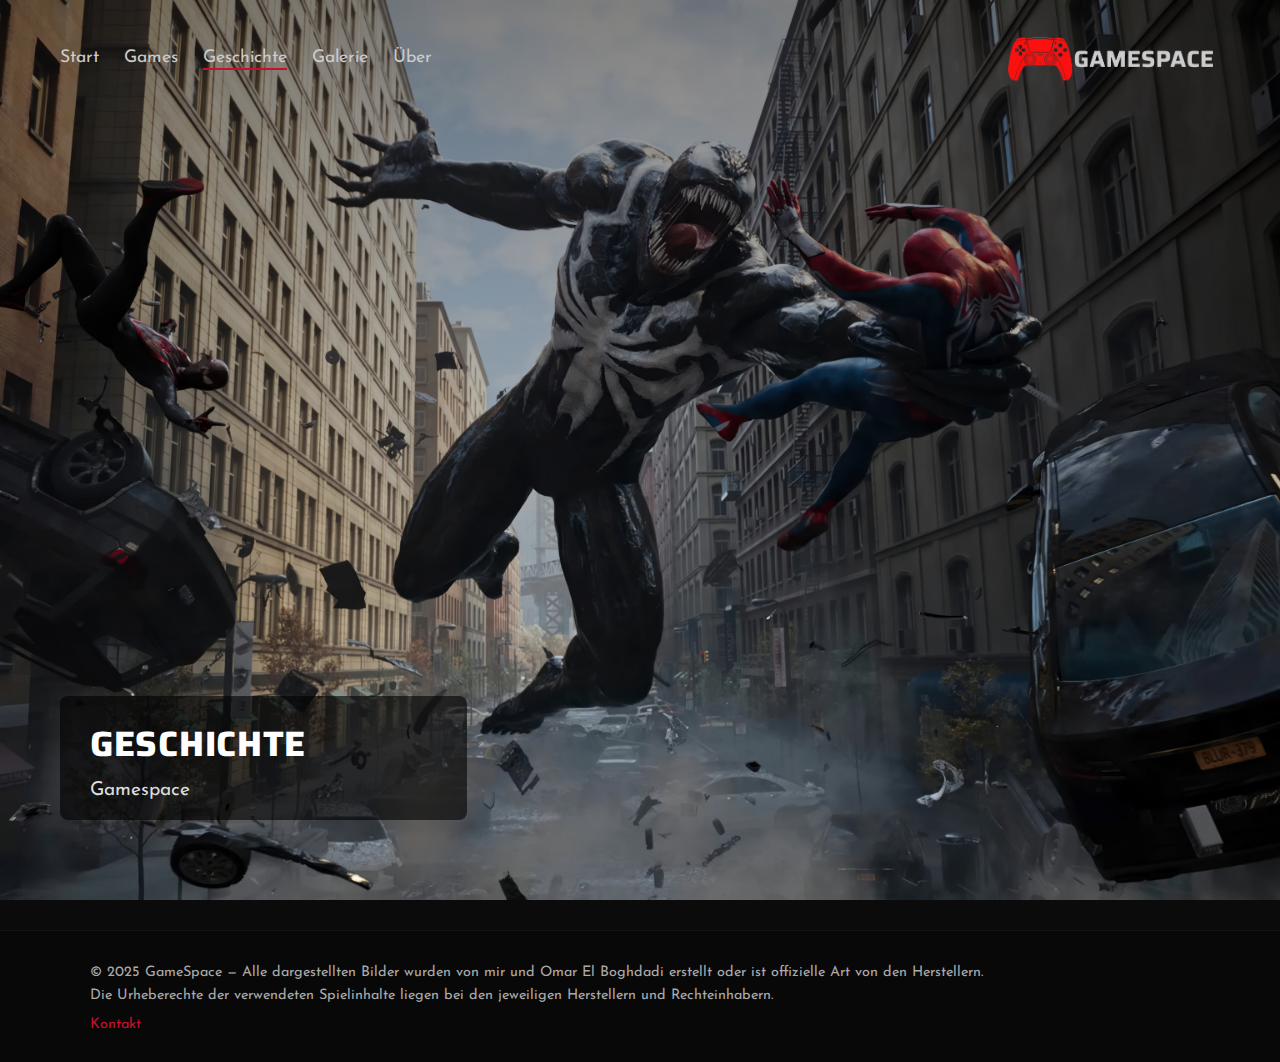
<file: geschichte.html>
<!DOCTYPE html>
<html lang="de-CH">
<head>
    <meta charset="UTF-8">
    <title>GameSpace | Geschichte</title>
    <link rel="stylesheet" href="style.css">
</head>
<body>

    <!-- Header -->
    <header class="top-bar">
        <nav class="nav-links">
            <a href="index.html">Start</a>
            <a href="games.html">Games</a>
            <a href="geschichte.html" class="active">Geschichte</a>
            <a href="galerie.html">Galerie</a>
            <a href="ueber.html">Über</a>
        </nav>

        <div class="logo">
			<a href="index.html">
				<img src="assets/img/logo/gamespace_logo_and_text.png" alt="Logo">
			</a>
        </div>
    </header>

    <!-- Hero -->
    <section class="hero hero-geschichte">
        <div class="hero-title-box">
            <h1>Geschichte</h1>
            <p>Gamespace</p>
        </div>
    </section>
	
	<!-- Content -->

	<!-- Footer -->
	<footer class="site-footer">
		<div class="footer-content">
			<p>
				© 2025 GameSpace — Alle dargestellten Bilder wurden von mir und Omar El Boghdadi erstellt oder ist offizielle Art von den Herstellern.</br>
				Die Urheberechte der verwendeten Spielinhalte liegen bei den jeweiligen Herstellern und Rechteinhabern.
			</p>
			
			<a href="ueber.html#kontakt" class="footer-link">Kontakt</a>
		</div>
	</footer>

</body>
</html>
</file>
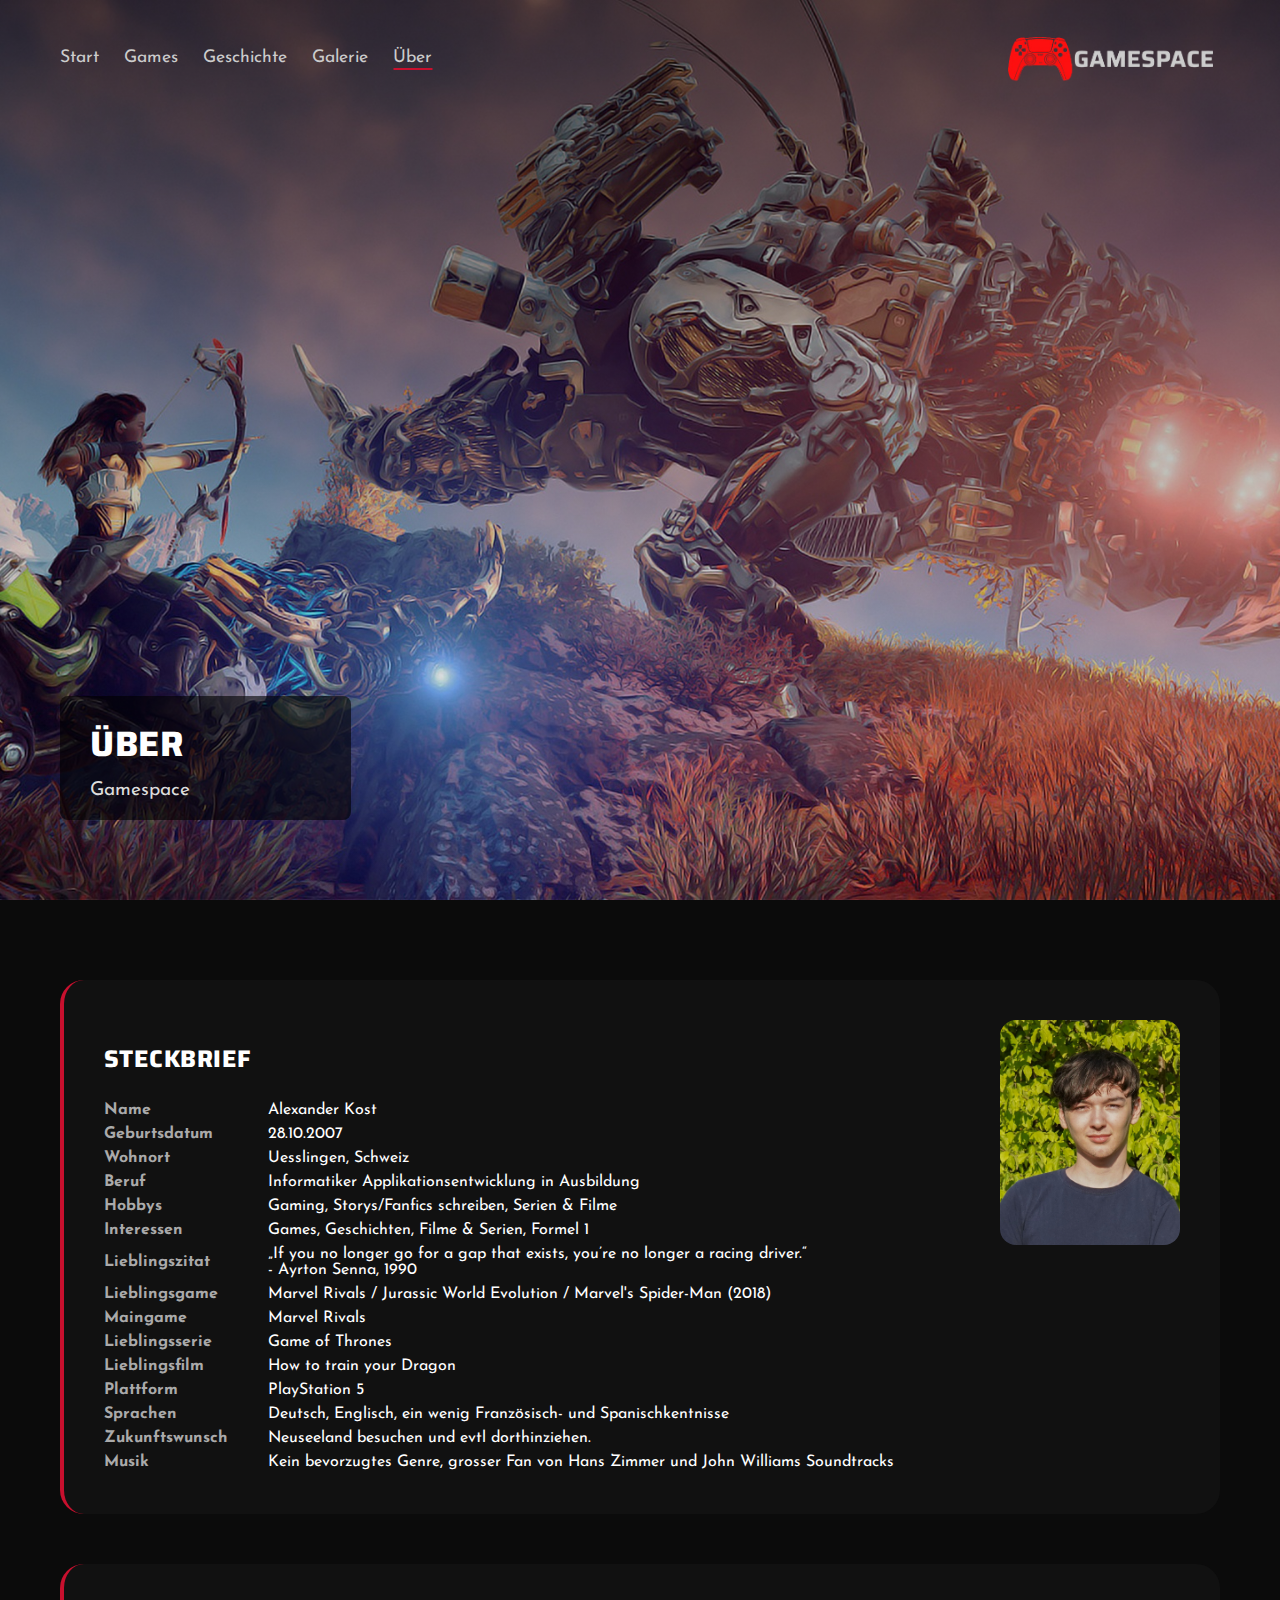
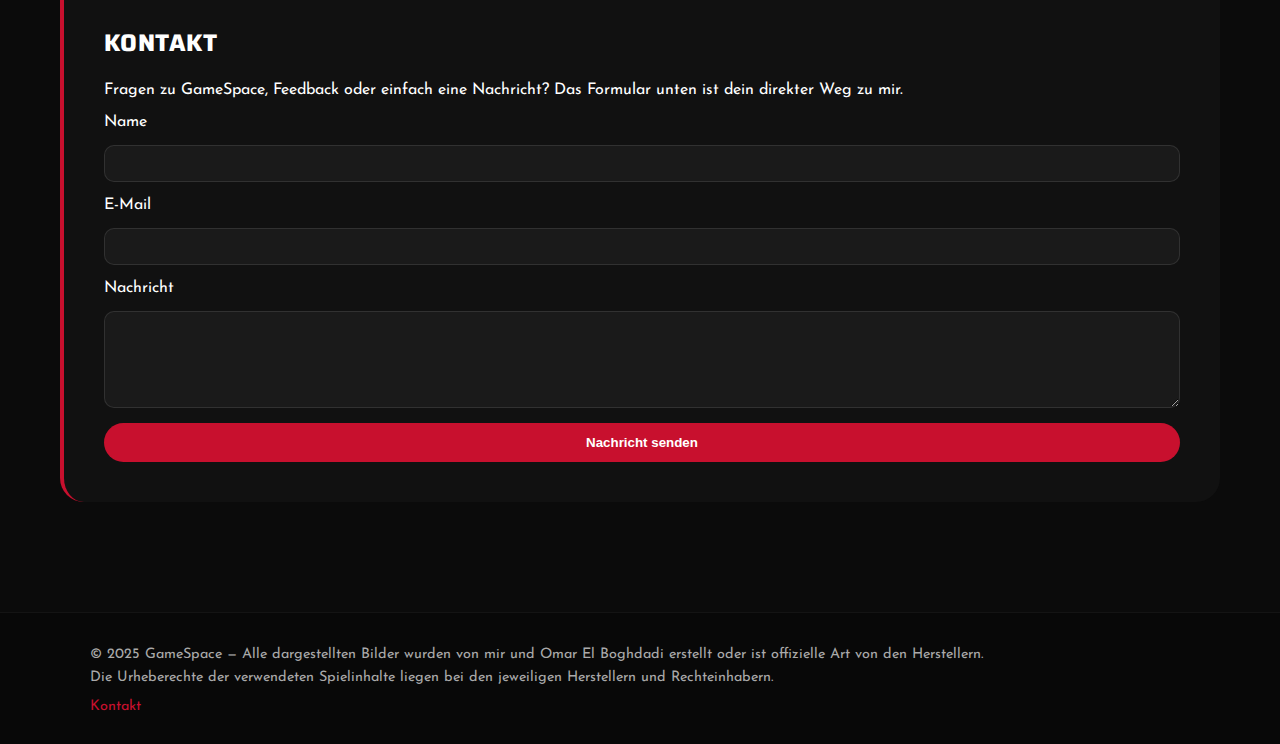
<file: ueber.html>
<!DOCTYPE html>
<html lang="de-CH">
<head>
    <meta charset="UTF-8">
    <title>GameSpace | Über</title>
    <link rel="stylesheet" href="style.css">
</head>
<body>

    <!-- Header -->
    <header class="top-bar">
        <nav class="nav-links">
            <a href="index.html">Start</a>
            <a href="games.html">Games</a>
            <a href="geschichte.html">Geschichte</a>
            <a href="galerie.html">Galerie</a>
            <a href="ueber.html" class="active">Über</a>
        </nav>

        <div class="logo">
			<a href="index.html">
				<img src="assets/img/logo/gamespace_logo_and_text.png" alt="Logo">
			</a>
        </div>
    </header>

    <!-- Hero -->
    <section class="hero hero-ueber">
        <div class="hero-title-box">
            <h1>Über</h1>
            <p>Gamespace</p>
        </div>
    </section>

	<!-- Content -->
	<main class="about-section">

        <!-- STECKBRIEF / TABLE + PORTRAIT -->
        <section class="about-card">
            <div class="about-info">
                <h2>Steckbrief</h2>

                <table>
                    <tr>
                        <th>Name</th>
                        <td>Alexander Kost</td>
                    </tr>
                    <tr>
                        <th>Geburtsdatum</th>
                        <td>28.10.2007</td>
                    </tr>
                    <tr>
                        <th>Wohnort</th>
                        <td>Uesslingen, Schweiz</td>
                    </tr>
                    <tr>
                        <th>Beruf</th>
                        <td>Informatiker Applikationsentwicklung in Ausbildung</td>
                    </tr>
                    <tr>
                        <th>Hobbys</th>
                        <td>Gaming, Storys/Fanfics schreiben, Serien & Filme</td>
                    </tr>
                    <tr>
                        <th>Interessen</th>
                        <td>Games, Geschichten, Filme & Serien, Formel 1</td>
                    </tr>
                    <tr>
                        <th>Lieblingszitat</th>
                        <td>
						„If you no longer go for a gap that exists, you’re no longer a racing driver.“</br>
						- Ayrton Senna, 1990
						</td>
                    </tr>
                    <tr>
                        <th>Lieblingsgame</th>
                        <td>Marvel Rivals / Jurassic World Evolution / Marvel's Spider-Man (2018)</td>
                    </tr>
                    <tr>
                        <th>Maingame</th>
                        <td>Marvel Rivals</td>
                    </tr>
                    <tr>
                        <th>Lieblingsserie</th>
                        <td>Game of Thrones</td>
                    </tr>
                    <tr>
                        <th>Lieblingsfilm</th>
                        <td>How to train your Dragon</td>
                    </tr>
                    <tr>
                        <th>Plattform</th>
                        <td>PlayStation 5</td>
                    </tr>
                    <tr>
                        <th>Sprachen</th>
                        <td>Deutsch, Englisch, ein wenig Französisch- und Spanischkentnisse</td>
                    </tr>
                    <tr>
                        <th>Zukunftswunsch</th>
                        <td>Neuseeland besuchen und evtl dorthinziehen.</td>
                    </tr>
                    <tr>
                        <th>Musik</th>
                        <td>Kein bevorzugtes Genre, grosser Fan von Hans Zimmer und John Williams Soundtracks</td>
                    </tr>
                </table>
            </div>

            <div class="about-portrait">
                <!-- Hier dein Portrait-Bild ablegen -->
                <img src="assets/img/ueber/portrait.jpg" alt="Portrait von mir">
            </div>
        </section>

        <!-- KONTAKT -->
        <section class="contact-card" id="kontakt">
            <h2>Kontakt</h2>
            <p>Fragen zu GameSpace, Feedback oder einfach eine Nachricht? Das Formular unten ist dein direkter Weg zu mir.</p>

            <form class="contact-form">
                <label for="name">Name</label>
                <input type="text" id="name" name="name" required>

                <label for="email">E-Mail</label>
                <input type="email" id="email" name="email" required>

                <label for="message">Nachricht</label>
                <textarea id="message" name="message" rows="5" required></textarea>

                <button type="submit" class="contact-btn">Nachricht senden</button>
            </form>
        </section>

    </main>

	<!-- Footer -->
	<footer class="site-footer">
		<div class="footer-content">
			<p>
				© 2025 GameSpace — Alle dargestellten Bilder wurden von mir und Omar El Boghdadi erstellt oder ist offizielle Art von den Herstellern.</br>
				Die Urheberechte der verwendeten Spielinhalte liegen bei den jeweiligen Herstellern und Rechteinhabern.
			</p>
			
			<a href="#kontakt" class="footer-link">Kontakt</a>
		</div>
	</footer>
	
</body>
</html>
</file>
<file: style.css>
@import url('https://fonts.googleapis.com/css2?family=Roboto:ital,wght@0,100..900;1,100..900&family=Saira:ital,wght@0,100..900;1,100..900&display=swap');
@import url('https://fonts.googleapis.com/css2?family=Josefin+Sans:ital,wght@0,100..700;1,100..700&family=Roboto:ital,wght@0,100..900;1,100..900&family=Saira:ital,wght@0,100..900;1,100..900&display=swap');


* {
    box-sizing: border-box;
}

html, body {
    margin: 0;
    padding: 0;
	max-width: 2000px;
	margin: 0 auto;
}

body {
    font-family: "Josefin Sans", sans-serif;
    background: #0b0b0b;
    color: #ffffff;
}

h1, h2, h3, h4, h5, h6 {
    font-family: "Saira", sans-serif;
	font-weight: 750;
    letter-spacing: 0.02em;
    text-transform: uppercase;
}

/* HEADER */

.top-bar {
    position: absolute;
    top: 0;
    left: 0;
    right: 0;
    padding: 20px 60px;
    display: flex;
    justify-content: space-between;
    align-items: center;
}

.nav-links a {
    position: relative;
    color: #cccccc;
    text-decoration: none;
    margin-right: 20px;
    font-size: 1.1rem;
    padding-bottom: 0.5px;
	text-shadow: 0 8px 10px rgba(0,0,0,0);
}

/* ::AFTER RED BAR */

.nav-links a::after {
    content: "";
    position: absolute;
    left: 50%;
    bottom: -4px;
    height: 2.4px;
    width: 0;
    background: #c8102e;
    transform: translateX(-50%);
    transition: width 0.2s ease;
}

.nav-links a:hover::after,
.nav-links a.active::after {
    width: 100%;              
}

/* LOGO */

.logo img {
    height: 60px;
	margin-top: 10px;
}

/* HERO */

.hero {
    height: 100vh;
	max-height: 140%;
	background-size: cover;
    background-position: center;
    background-repeat: no-repeat;
    display: flex;
    align-items: flex-end;
    padding: 120px 150px 80px 60px;
	justify-content: flex-start;
}

/* INDIVIDUAL HERO BACKGROUNDS */

.hero-start {
    background-image:
        linear-gradient(rgba(0,0,0,0.5), rgba(0,0,0,0)),
        url("assets/img/background/background_1.jpg");
}

.hero-games {
    background-image:
        linear-gradient(rgba(0,0,0,0.5), rgba(0,0,0,0)),
        url("assets/img/background/background_2.jpg");
}

.hero-geschichte {
    background-image:
        linear-gradient(rgba(0,0,0,0.5), rgba(0,0,0,0)),
        url("assets/img/background/background_3.jpg");
}

.hero-galerie {
    background-image:
        linear-gradient(rgba(0,0,0,0.5), rgba(0,0,0,0)),
        url("assets/img/background/background_4.jpg");
}

.hero-ueber {
    background-image:
        linear-gradient(rgba(0,0,0,0.5), rgba(0,0,0,0)),
        url("assets/img/background/background_5.jpg");
}

/* TITLE */

.hero-title-box {
    background: rgba(0, 0, 0, 0.6);
    padding: 20px 15% 20px 30px;
    border-radius: 8px;
}

.hero-title-box h1 {
    margin: 0 0 10px;
    font-size: 2.2rem;
	text-transform: uppercase;
}

.hero-title-box p {
    margin: 0;
    font-size: 1.2rem;
    color: #dddddd;
}

/* FOOTER */

.site-footer {
    background: #080808;
    border-top: 1px solid rgba(255, 255, 255, 0.05);
    padding: 30px 60px;
    margin-top: 30px;
}

.footer-content {
    max-width: 1100px;
    margin: 0 auto;
}

.site-footer p {
    margin: 0;
    font-size: 0.9rem;
    color: #aaaaaa;
    line-height: 1.6;
}

.footer-link {
    display: inline-block;
    margin-top: 10px;
    color: #c8102e;
    text-decoration: none;
    font-size: 0.9rem;
    transition: color 0.2s ease;
}

.footer-link:hover {
    color: #ffffff;
}

/* --- --- --- --- --- --- --- --- --- --- --- --- --- --- --- --- --- --- --- --- */

/* START PAGE TEXT SECTION */

.start-content {
    background: #0b0b0b;
    padding: 80px 60px;
    display: flex;
    justify-content: center;
}

.start-box {
    background: rgba(255, 255, 255, 0.03);
    border: 1px solid rgba(255, 255, 255, 0.06);
    border-left: 6px solid #c8102e;  
    padding: 40px 50px;
    border-radius: 12px;
    max-width: 1000px;
    width: 100%;
	position: relative;
	margin: 0 auto 0 auto;
}

.start-box::after {
    content: "";
    position: absolute;
    left: 50%;
    bottom: -50px;
    transform: translateX(-50%);
	max-width: 1200px;
    width: 120%;
    height: 2px;
    background: #c8102e;
	
	background: linear-gradient(
        to right,
        transparent,
        #c8102e,
        transparent
    );
}

.start-box h2 {
    margin-top: 0;
    font-size: 2rem;
    margin-bottom: 20px;
}

.start-box p {
    font-size: 1.1rem;
    line-height: 1.7;
    color: #dddddd;
}

/* START PAGE LINK GRID */

.start-links {
    padding: 20px 20px;
    display: flex;
    justify-content: center;
	margin-bottom: -30px;
}


.link-grid {
    display: grid;
    grid-template-columns: repeat(2, 1fr);
    gap: 30px;
    max-width: 1000px;
	height: 600px;
    width: 100%;
}


.link-card {
    display: flex;
	flex-direction: row-reverse;
    background: rgba(255, 255, 255, 0.03);
    border: 1px solid rgba(255, 255, 255, 0.06);
    border-radius: 12px;
    overflow: hidden;
    transition: transform 0.2s ease;
	border-left: 3px solid #c8102e;
}

.link-card:hover {
    transform: translateY(-4px);
}

.link-card img {
    width: 52%;
    height: 100%;
    aspect-ratio: 16 / 10;
    object-fit: cover;
}

.link-content {
	flex: 1;
    padding: 25px;
    display: flex;
    flex-direction: column;
    justify-content: center;
	align-items: center;
	text-align: center;
}

.link-content h3 {
    margin: 0 0 15px;
    font-size: 1.6rem;
}

/* BUTTON */

.link-btn {
    background: transparent;
    color: #ffffff;
    border: 2px solid #c8102e;
    padding: 8px 18px;
    border-radius: 30px;
    text-decoration: none;
    font-size: 0.9rem;
    transition: all 0.25s ease;
}

.link-btn:hover {
    background: #c8102e;
    color: #ffffff;
}

/* --- --- --- --- --- --- --- --- --- --- --- --- --- --- --- --- --- --- --- --- */

/* GAMES SECTION */

.games-section {
    padding: 60px 60px 0px;
    display: flex;
    flex-direction: column;
    gap: 40px;
}

/* Gesamte Karte */

.game-card {
    background: #111111;
    border-radius: 24px;
    border: 1px solid rgba(255, 255, 255, 0.08);
    overflow: hidden;
	border-left: 3px solid #c8102e;
	width: 100%;
	max-width: 1000px;
	margin: 0 auto;
}

/* Checkbox verstecken */
.game-toggle {
    display: none;
}

/* OBERER TEIL */

.game-card-main {
    display: flex;
    gap: 30px;
    padding: 30px 40px;
    align-items: center;
}

.game-cover-wrap {
    flex-shrink: 0;
}

.game-cover {
    width: 180px;
    aspect-ratio: 3 / 4;
    border-radius: 18px;
    object-fit: cover;
}

.game-main-text h2 {
    margin: 0 0 12px;
    font-size: 1.9rem;
}

.game-relation {
    margin: 0 0 10px;
    font-weight: 500;
}

.game-short {
    margin: 0 0 20px;
    color: #dddddd;
}

/* Mehr-anzeigen Button */

.game-more-btn {
    display: inline-flex;
    align-items: center;
    justify-content: center;
    padding: 9px 22px;
    border-radius: 999px;
    border: 2px solid #c8102e;
    cursor: pointer;
    font-size: 0.85rem;
    text-transform: uppercase;
    letter-spacing: 0.08em;
    font-weight: 600;
    background: transparent;
    color: #ffffff;
    transition: all 0.25s ease;
}

/* Standard-Text */
.game-more-btn::before {
    content: "Mehr anzeigen";
}

/* Hover */
.game-more-btn:hover {
    background: #c8102e;
}

/* Wenn Checkbox angehakt → Text ändern + Style anpassen */

.game-toggle:checked ~ .game-card-main .game-more-btn {
    background: #c8102e;
    box-shadow: 0 0 12px rgba(200, 16, 46, 0.5);
}

.game-toggle:checked ~ .game-card-main .game-more-btn::before {
    content: "Weniger anzeigen";
}

/* UNTERER TEIL (Dropdown) */

.game-card-extra {
    border-top: 1px solid rgba(255, 255, 255, 0.08);
    max-height: 0;
    opacity: 0;
    overflow: hidden;
    transform: translateY(-10px);
    transition: max-height 0.35s ease, opacity 0.25s ease, transform 0.35s ease;
}

/* Inhalt im unteren Bereich */

.game-extra-inner {
    padding: 24px 40px 32px;
    display: grid;
    grid-template-columns: 1.2fr 1fr;
    gap: 24px;
}

.game-details h3,
.game-trailer h3 {
    margin-top: 0;
    margin-bottom: 12px;
}

.game-details table {
    width: 100%;
    border-collapse: collapse;
    font-size: 0.95rem;
}

.game-details th,
.game-details td {
    padding: 6px 0;
    text-align: left;
}

.game-details th {
    color: #bbbbbb;
    width: 35%;
}

/* Trailer */

.video-placeholder {
    display: block;
    position: relative;
    border-radius: 12px;
    overflow: hidden;
}

.video-placeholder img {
    width: 100%;
    display: block;
}

.video-placeholder span {
    position: absolute;
    inset: 0;
    display: flex;
    align-items: center;
    justify-content: center;
    font-size: 1.2rem;
    background: rgba(0,0,0,0.5);
    color: #fff;
    font-weight: 600;
}

/* Toggle-Logik: wenn Checkbox angehakt → unteren Teil anzeigen */

.game-toggle:checked ~ .game-card-extra {
    max-height: 600px;
    opacity: 1;
    transform: translateY(0);
}

/* --- --- --- --- --- --- --- --- --- --- --- --- --- --- --- --- --- --- --- --- */

/* GALERIE */

.gallery-wrapper {
    padding: 60px 60px 80px;
    display: flex;
    flex-direction: column;
    gap: 40px;
}

/* Ganze Game-Karte (volle Breite, aber zentriert) */
.gallery-game-card {
    max-width: 1100px;
    margin: 0 auto;
    background: rgba(255, 255, 255, 0.03);
    border: 1px solid rgba(255, 255, 255, 0.06);
    border-radius: 20px;
    padding: 24px 26px 26px;
    border-left: 3px solid #c8102e;
    box-sizing: border-box;
}

/* Header über den Bildern */
.gallery-game-header h2 {
    margin: 0 0 6px;
    font-size: 1.8rem;
}

.gallery-game-header p {
    margin: 0 0 18px;
    font-size: 0.95rem;
    color: #cccccc;
}

/* Grid mit ca. 15 Bildern */
.gallery-images {
    display: grid;
    grid-template-columns: repeat(auto-fill, minmax(150px, 1fr));
    gap: 10px;
}

/* Quadratische Thumbnails */
.gallery-images img {
    width: 100%;
    aspect-ratio: 1 / 1;      /* macht sie quadratisch */
    object-fit: cover;
    border-radius: 10px;
    display: block;
    transition: transform 0.25s ease, box-shadow 0.25s ease;
}

/* kleiner Hover-Effekt */
.gallery-images img:hover {
    transform: scale(1.05);
}

/* --- --- --- --- --- --- --- --- --- --- --- --- --- --- --- --- --- --- --- --- */

/* ÜBER */


.about-section {
    padding: 80px 60px;
    display: flex;
    flex-direction: column;
    gap: 50px;
}

/* Steckbrief Card */

.about-card {
    display: flex;
    justify-content: space-between;
    background: #111;
    border-radius: 24px;
    padding: 40px;
    border-left: 4px solid #c8102e;
    gap: -20px;
}

/* Infos */

.about-info table {
    border-collapse: collapse;
    font-size: 1rem;
}

.about-info th {
    text-align: left;
    padding-right: 30px;
    color: #aaa;
}

.about-info td {
    color: #fff;
	padding-left: 20px;
	padding-right: -20px;
}

.about-info th {
    padding: 4px 40px 4px 0;
    text-align: left;
    color: #aaa;
}

.about-info td {
    padding: 4px 0;
    color: #fff;
}

/* Portrait */

.about-portrait img {
    width: 180px;
    border-radius: 16px;
    object-fit: cover;
}

/* Kontaktbox */

.contact-card {
    background: #111;
    border-radius: 24px;
    padding: 40px;
    border-left: 4px solid #c8102e;
}

/* Formular */

.contact-form {
    display: flex;
    flex-direction: column;
    gap: 15px;
}

.contact-form input,
.contact-form textarea {
    background: #1a1a1a;
    border: 1px solid rgba(255,255,255,0.1);
    color: white;
    padding: 10px 14px;
    border-radius: 10px;
}

.contact-btn {
    background: #c8102e;
    border: none;
    color: white;
    padding: 12px;
    border-radius: 999px;
    cursor: pointer;
    font-weight: 600;
}
</file>
